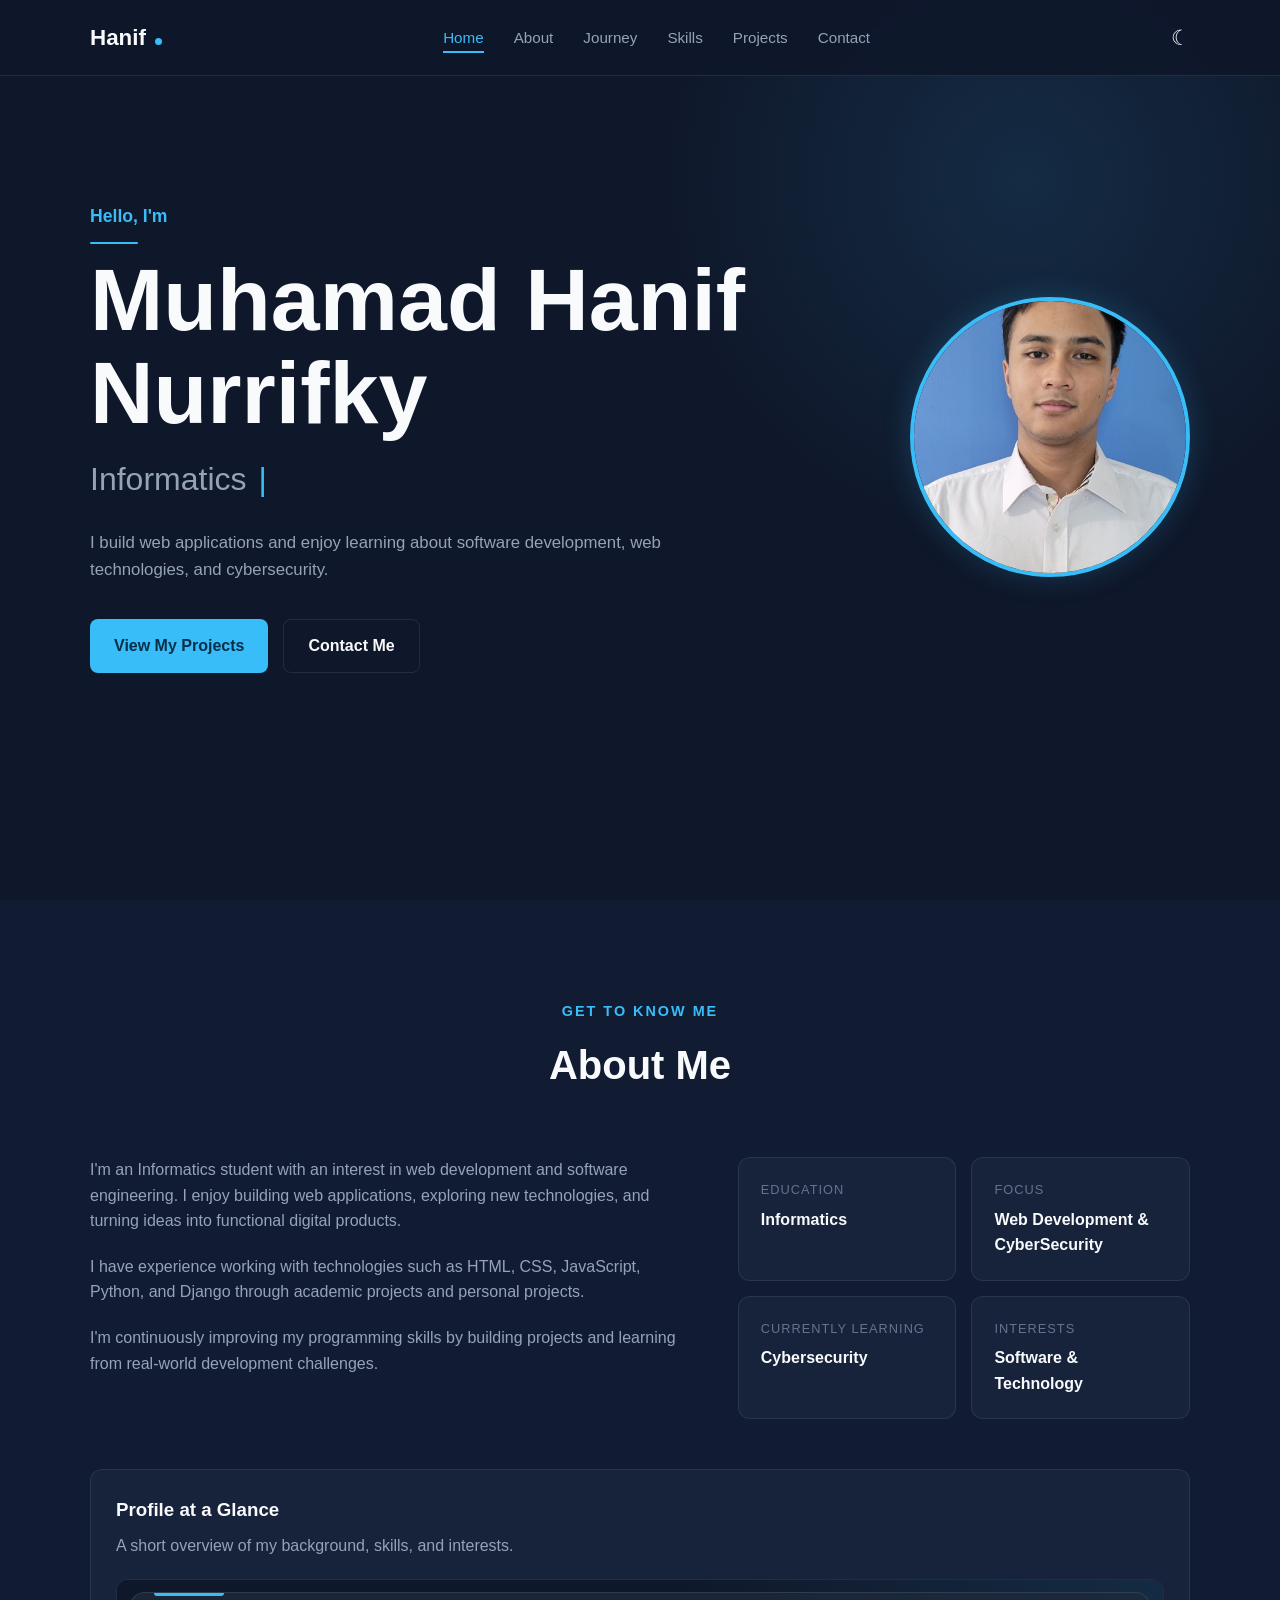
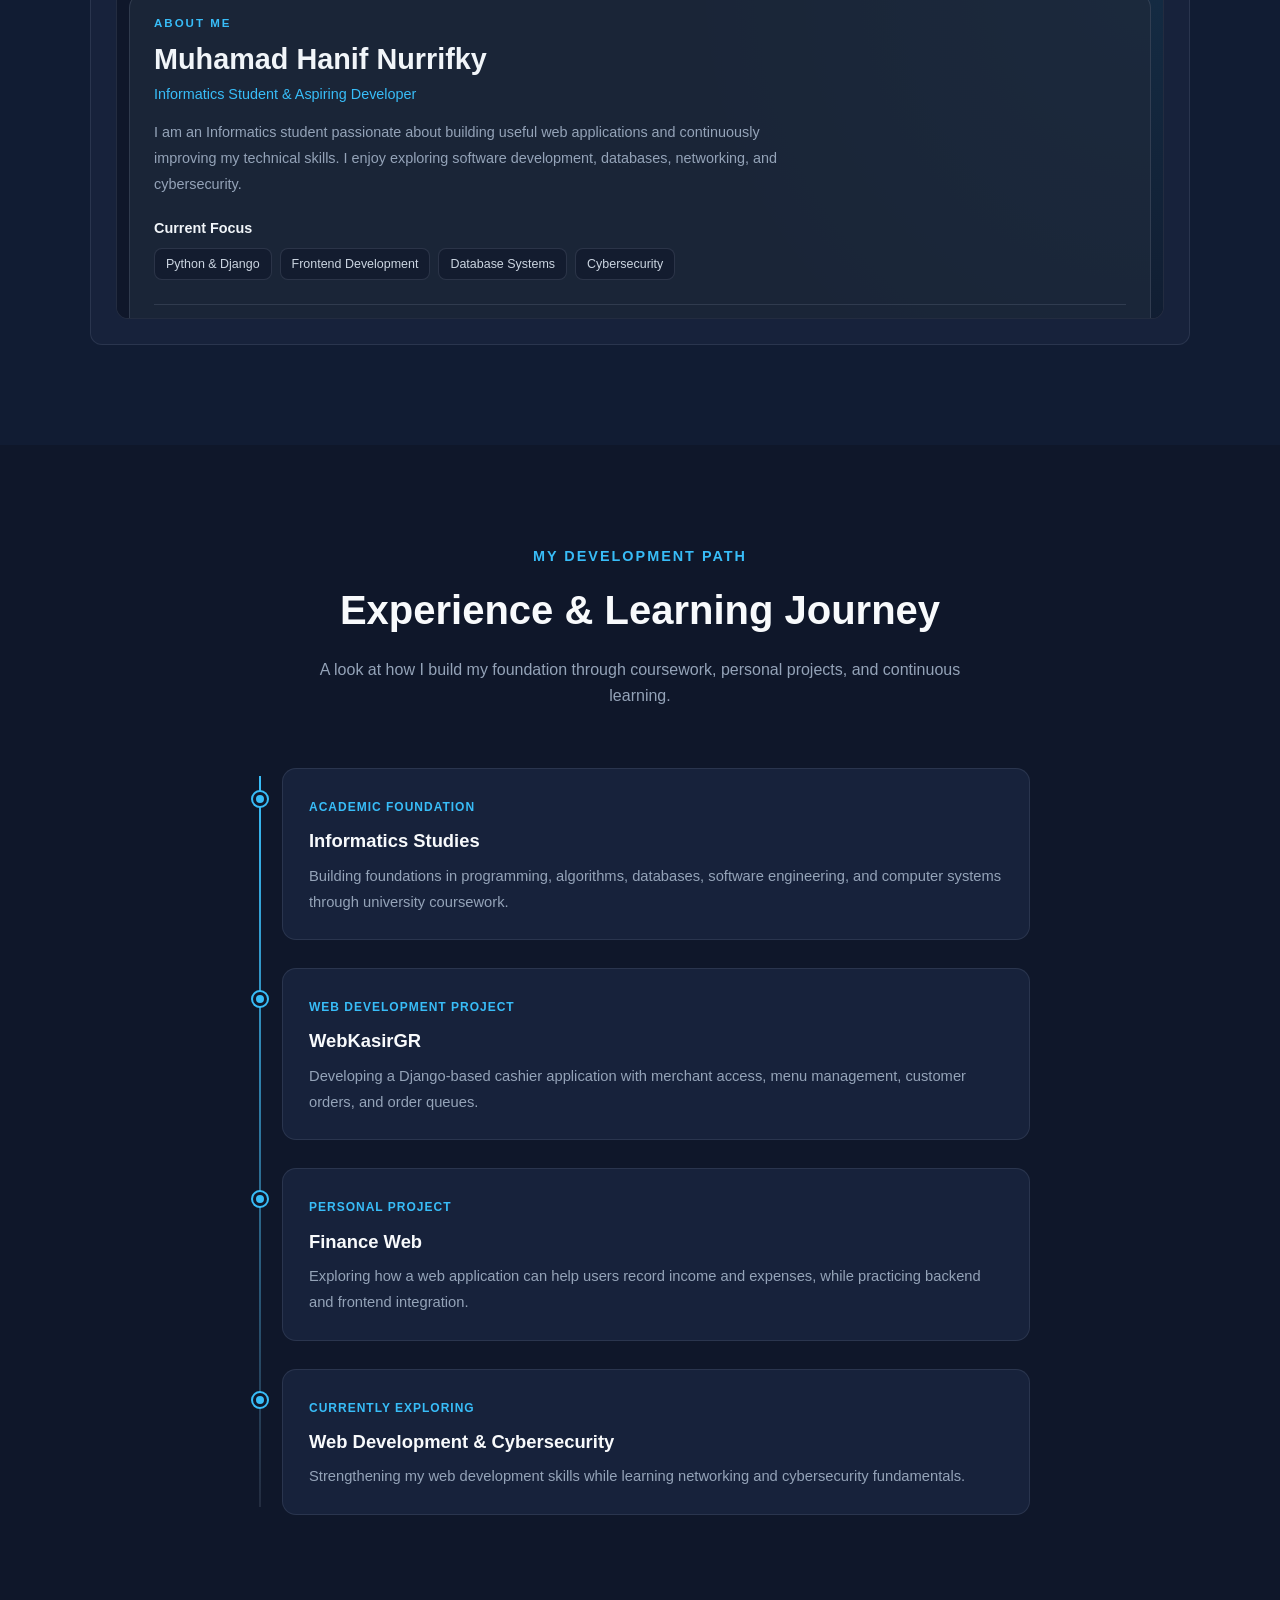
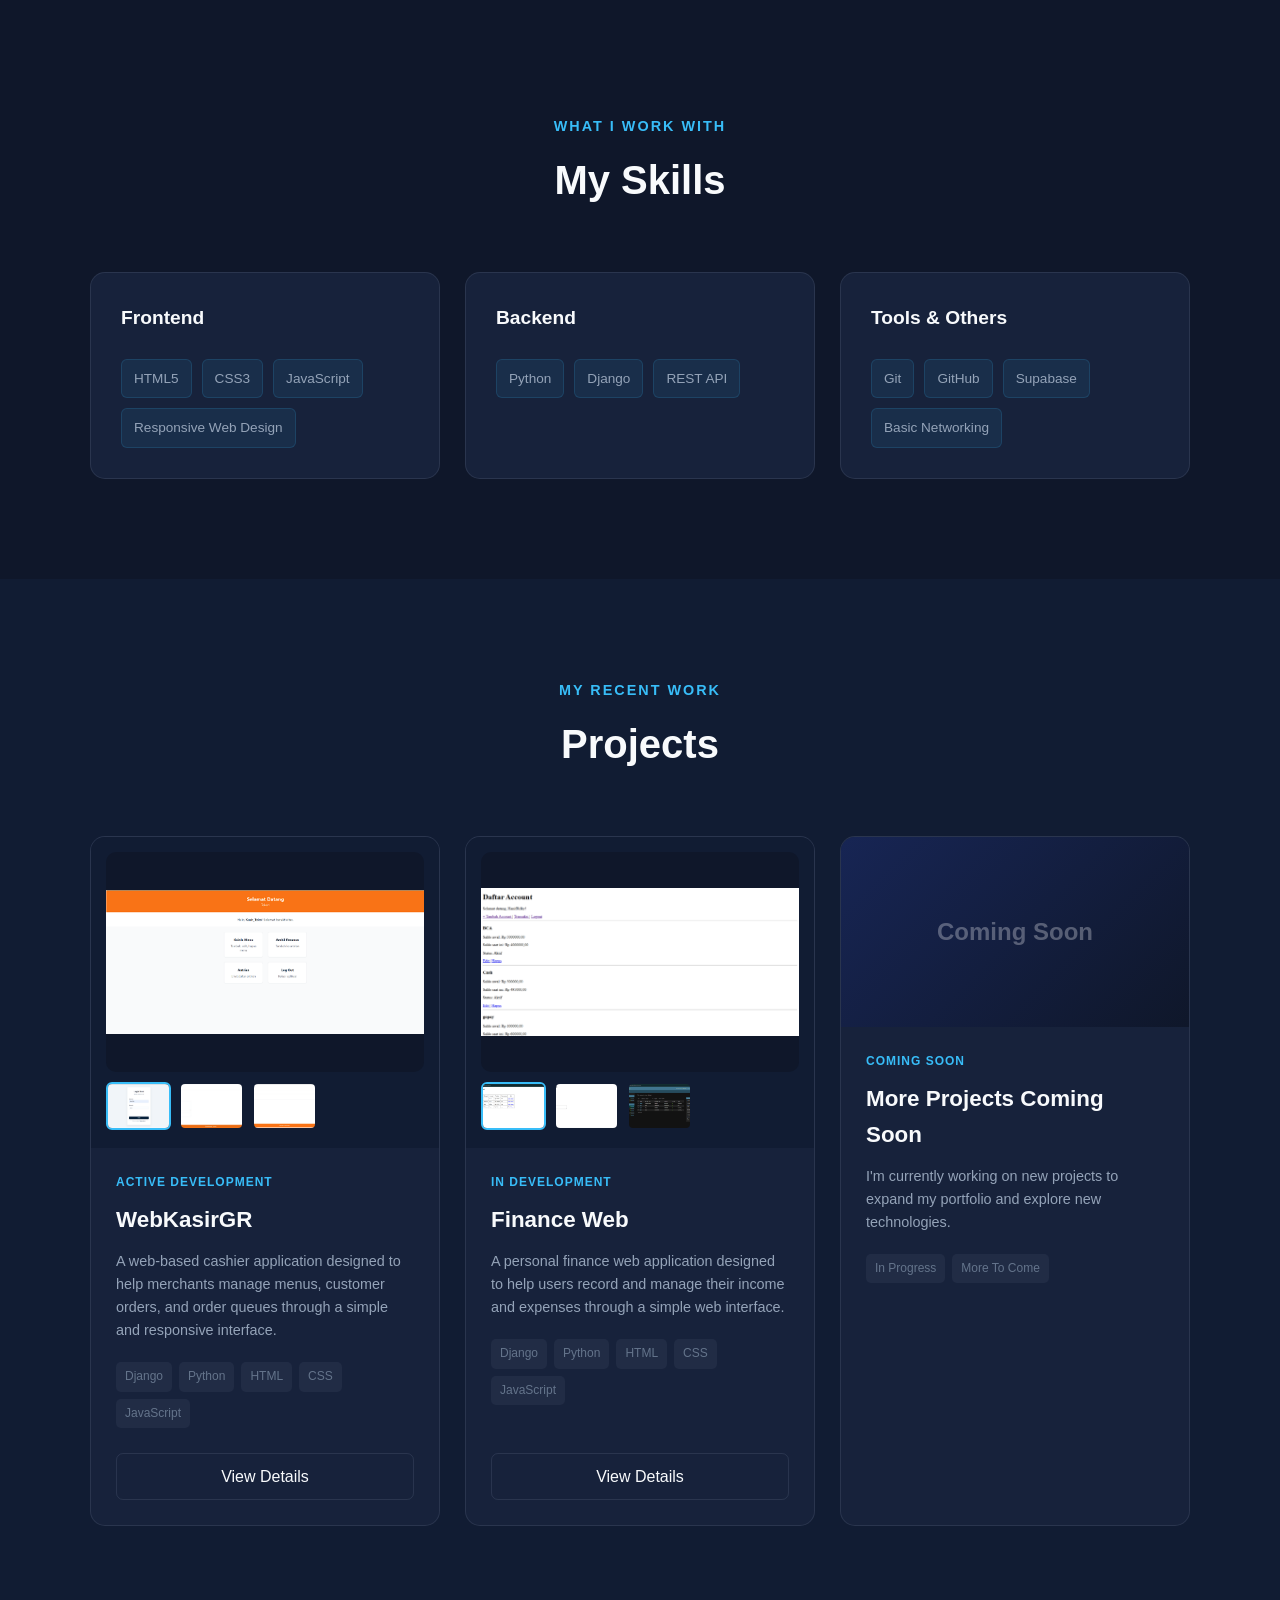
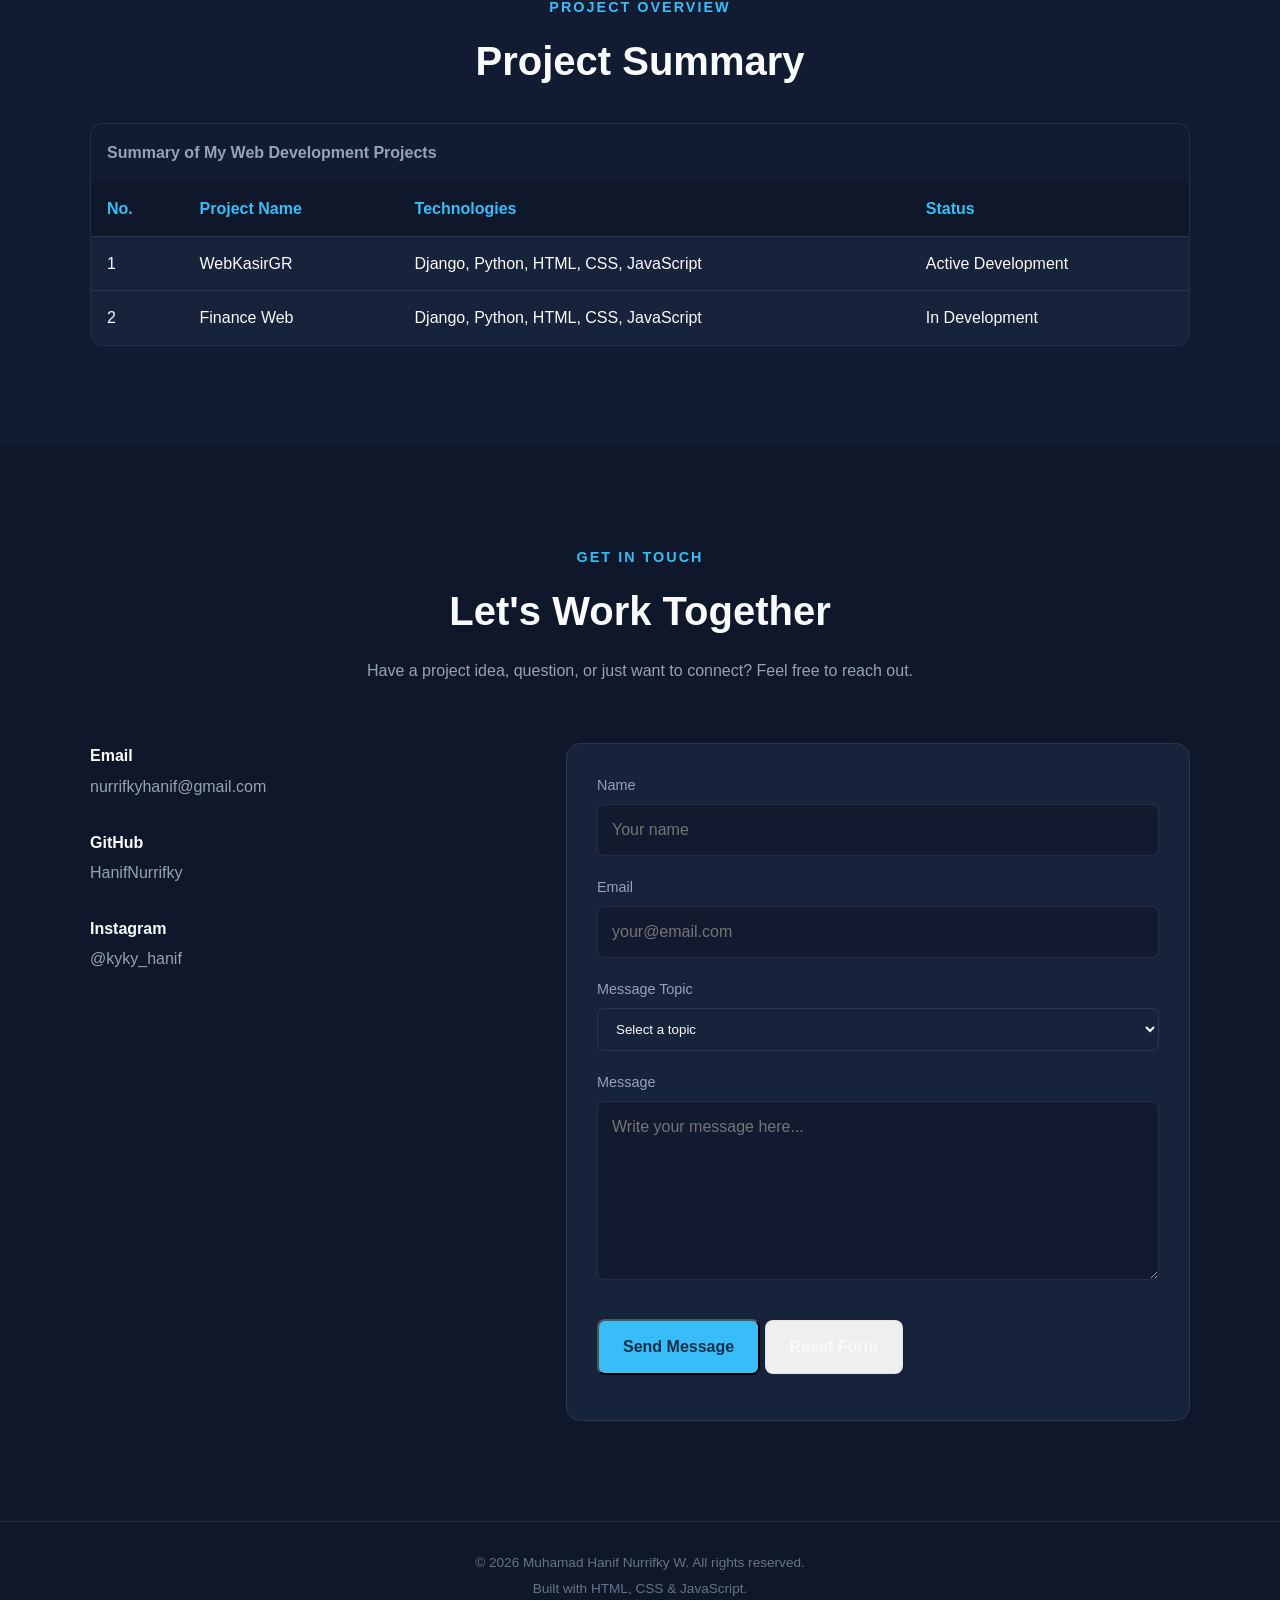
<file: index.html>
<!DOCTYPE html>
<html lang="en">
<head>
    <meta charset="UTF-8">
    <meta name="viewport" content="width=device-width, initial-scale=1.0">

    <meta name="description" content="Muhamad Hanif Nurrifky W - Informatics Student and Web Developer Portfolio">

    <!-- Meta tag untuk informasi penulis dan kata kunci halaman -->
    <meta name="author" content="Nurrifky Hanif">
    <meta name="keywords" content="Nurrifky Hanif, Portfolio, Informatics, Web Development, Django, Python">

    <title>Muhamad Hanif Nurrifky W | IT Student</title>

    <!-- CSS -->
    <link rel="stylesheet" href="css/style.css">
</head>

<body>
    <div class="scroll-progress" id="scroll-progress" aria-hidden="true"></div>

    <!-- ==================== NAVBAR ==================== -->
    <header class="header">
        <nav class="navbar">

            <a href="#home" class="logo">
                Hanif
            </a>

            <button class="menu-toggle" id="menu-toggle" aria-label="Toggle navigation">
                ☰
            </button>

            <ul class="nav-menu" id="nav-menu">
                <li>
                    <a href="#home" class="nav-link">Home</a>
                </li>

                <li>
                    <a href="#about" class="nav-link">About</a>
                </li>

                <li>
                    <a href="#experience" class="nav-link">Journey</a>
                </li>

                <li>
                    <a href="#skills" class="nav-link">Skills</a>
                </li>

                <li>
                    <a href="#projects" class="nav-link">Projects</a>
                </li>

                <li>
                    <a href="#contact" class="nav-link">Contact</a>
                </li>
            </ul>

            <button class="theme-toggle" id="theme-toggle" aria-label="Toggle dark mode">
                ☾
            </button>

        </nav>
    </header>


    <!-- ==================== MAIN CONTENT ==================== -->
    <main>

        <!-- ==================== HOME ==================== -->
        <section id="home" class="hero section">

            <div class="hero-content">

                <div class="hero-text">
                    <p class="hero-greeting">Hello, I'm</p>

                    <h1>Muhamad Hanif Nurrifky</h1>

                    <h2><span id="typing-text">Informatics Student</span><span class="typing-cursor" aria-hidden="true">|</span></h2>

                    <p class="hero-description">
                        I build web applications and enjoy learning about
                        software development, web technologies, and cybersecurity.
                    </p>

                    <div class="hero-buttons">
                        <a href="#projects" class="btn btn-primary">
                            View My Projects
                        </a>

                        <a href="#contact" class="btn btn-secondary">
                            Contact Me
                        </a>
                    </div>
                </div>


                <div class="hero-image">
                    <img
                        src="assets/PhotoProfile.jpg"
                        alt="Muhamad Hanif Nurrifky"
                    >
                </div>

            </div>

        </section>


        <!-- ==================== ABOUT ==================== -->
        <section id="about" class="about section">

            <div class="container">

                <div class="section-heading">
                    <p class="section-label">
                        Get To Know Me
                    </p>

                    <h2>
                        About Me
                    </h2>
                </div>

                <div class="about-content">

                    <div class="about-text">

                        <p>
                            I'm an Informatics student with an interest in
                            web development and software engineering.
                            I enjoy building web applications, exploring
                            new technologies, and turning ideas into
                            functional digital products.
                        </p>

                        <p>
                            I have experience working with technologies
                            such as HTML, CSS, JavaScript, Python, and
                            Django through academic projects and personal
                            projects.
                        </p>

                        <p>
                            I'm continuously improving my programming
                            skills by building projects and learning
                            from real-world development challenges.
                        </p>

                    </div>


                    <div class="about-info">

                        <div class="info-card">
                            <span class="info-title">
                                Education
                            </span>

                            <span class="info-value">
                                Informatics
                            </span>
                        </div>


                        <div class="info-card">
                            <span class="info-title">
                                Focus
                            </span>

                            <span class="info-value">
                                Web Development & CyberSecurity
                            </span>
                        </div>


                        <div class="info-card">
                            <span class="info-title">
                                Currently Learning
                            </span>

                            <span class="info-value">
                                Cybersecurity
                            </span>
                        </div>


                        <div class="info-card">
                            <span class="info-title">
                                Interests
                            </span>

                            <span class="info-value">
                                Software & Technology
                            </span>
                        </div>

                    </div>

                </div>

                                <!-- PROFILE SUMMARY IFRAME -->
                <div class="profile-embed">

                    <h3>Profile at a Glance</h3>

                    <p>
                        A short overview of my background, skills, and interests.
                    </p>

                    <iframe
                        src="profile-summary.html"
                        title="Profile Summary of Muhamad Hanif Nurrifky"
                        loading="lazy">
                    </iframe>

                </div>

            </div>

        </section>


        <!-- ==================== EXPERIENCE & LEARNING JOURNEY ==================== -->
        <section id="experience" class="experience section">
            <div class="container">
                <div class="section-heading reveal">
                    <p class="section-label">My Development Path</p>
                    <h2>Experience & Learning Journey</h2>
                    <p>
                        A look at how I build my foundation through coursework,
                        personal projects, and continuous learning.
                    </p>
                </div>

                <div class="timeline">
                    <article class="timeline-item reveal">
                        <span class="timeline-marker"></span>
                        <div class="timeline-card">
                            <span class="timeline-tag">Academic Foundation</span>
                            <h3>Informatics Studies</h3>
                            <p>
                                Building foundations in programming, algorithms,
                                databases, software engineering, and computer systems
                                through university coursework.
                            </p>
                        </div>
                    </article>

                    <article class="timeline-item reveal">
                        <span class="timeline-marker"></span>
                        <div class="timeline-card">
                            <span class="timeline-tag">Web Development Project</span>
                            <h3>WebKasirGR</h3>
                            <p>
                                Developing a Django-based cashier application with
                                merchant access, menu management, customer orders,
                                and order queues.
                            </p>
                        </div>
                    </article>

                    <article class="timeline-item reveal">
                        <span class="timeline-marker"></span>
                        <div class="timeline-card">
                            <span class="timeline-tag">Personal Project</span>
                            <h3>Finance Web</h3>
                            <p>
                                Exploring how a web application can help users record
                                income and expenses, while practicing backend and
                                frontend integration.
                            </p>
                        </div>
                    </article>

                    <article class="timeline-item reveal">
                        <span class="timeline-marker"></span>
                        <div class="timeline-card">
                            <span class="timeline-tag">Currently Exploring</span>
                            <h3>Web Development & Cybersecurity</h3>
                            <p>
                                Strengthening my web development skills while
                                learning networking and cybersecurity fundamentals.
                            </p>
                        </div>
                    </article>
                </div>
            </div>
        </section>


        <!-- ==================== SKILLS ==================== -->
        <section id="skills" class="skills section">

            <div class="container">

                <div class="section-heading">
                    <p class="section-label">
                        What I Work With
                    </p>

                    <h2>
                        My Skills
                    </h2>
                </div>


                <div class="skills-container">

                    <!-- Frontend -->
                    <div class="skill-category">

                        <h3>
                            Frontend
                        </h3>

                        <div class="skill-list">

                            <span class="skill-item">
                                HTML5
                            </span>

                            <span class="skill-item">
                                CSS3
                            </span>

                            <span class="skill-item">
                                JavaScript
                            </span>

                            <span class="skill-item">
                                Responsive Web Design
                            </span>

                        </div>

                    </div>


                    <!-- Backend -->
                    <div class="skill-category">

                        <h3>
                            Backend
                        </h3>

                        <div class="skill-list">

                            <span class="skill-item">
                                Python
                            </span>

                            <span class="skill-item">
                                Django
                            </span>

                            <span class="skill-item">
                                REST API
                            </span>

                        </div>

                    </div>


                    <!-- Tools -->
                    <div class="skill-category">

                        <h3>
                            Tools & Others
                        </h3>

                        <div class="skill-list">

                            <span class="skill-item">
                                Git
                            </span>

                            <span class="skill-item">
                                GitHub
                            </span>

                            <span class="skill-item">
                                Supabase
                            </span>

                            <span class="skill-item">
                                Basic Networking
                            </span>

                        </div>

                    </div>

                </div>

            </div>

        </section>


        <!-- ==================== PROJECTS ==================== -->
        <section id="projects" class="projects section">

            <div class="container">

                <div class="section-heading">
                    <p class="section-label">
                        My Recent Work
                    </p>

                    <h2>
                        Projects
                    </h2>
                </div>


                <div class="projects-grid">


                    <!-- Project 1 -->
                    <article class="project-card">

                       <div class="project-gallery">

                            <div class="gallery-main">
                                <img
                                    src="assets/WebKasir1.png"
                                    alt="WebKasirGR screenshot"
                                >
                            </div>

                            <div class="gallery-thumbnails">

                                <button
                                    class="gallery-thumb active"
                                    data-image="assets/WebKasir2.png"
                                    data-alt="WebKasirGR screenshot 1"
                                >
                                    <img
                                        src="assets/WebKasir2.png"
                                        alt="WebKasirGR screenshot 2"
                                    >
                                </button>

                                <button
                                    class="gallery-thumb"
                                    data-image="assets/WebKasir3.png"
                                    data-alt="WebKasirGR screenshot 2"
                                >
                                    <img
                                        src="assets/WebKasir3.png"
                                        alt="WebKasirGR screenshot 2"
                                    >
                                </button>

                                <button
                                    class="gallery-thumb"
                                    data-image="assets/WebKasir4.png"
                                    data-alt="WebKasirGR screenshot 3"
                                >
                                    <img
                                        src="assets/WebKasir4.png"
                                        alt="WebKasirGR screenshot 3"
                                    >
                                </button>


                            </div>

                        </div>

                        <div class="project-content">

                            <span class="project-status">
                                Active Development
                            </span>

                            <h3>
                                WebKasirGR
                            </h3>

                            <p>
                                A web-based cashier application designed
                                to help merchants manage menus, customer
                                orders, and order queues through a simple
                                and responsive interface.
                            </p>

                            <div class="project-tech">

                                <span>Django</span>
                                <span>Python</span>
                                <span>HTML</span>
                                <span>CSS</span>
                                <span>JavaScript</span>

                            </div>

                            <button
                                class="project-button"
                                data-project="webkasir">
                                View Details
                            </button>

                        </div>

                    </article>


                    <!-- Project 2 -->
                    <article class="project-card">

                        <div class="project-gallery">

                            <div class="gallery-main">
                                <img
                                    src="assets/Finance1.png"
                                    alt="Finance Web screenshot"
                                >
                            </div>

                            <div class="gallery-thumbnails">

                                <button
                                    class="gallery-thumb active"
                                    data-image="assets/Finance2.png"
                                    data-alt="Finance Web screenshot 1"
                                >
                                    <img
                                        src="assets/Finance2.png"
                                        alt="Finance Web screenshot 1"
                                    >
                                </button>

                                <button
                                    class="gallery-thumb"
                                    data-image="assets/Finance3.png"
                                    data-alt="Finance Web screenshot 2"
                                >
                                    <img
                                        src="assets/Finance3.png"
                                        alt="Finance Web screenshot 2"
                                    >
                                </button>

                                <button
                                    class="gallery-thumb"
                                    data-image="assets/Finance4.png"
                                    data-alt="Finance Web screenshot 3"
                                >
                                    <img
                                        src="assets/Finance4.png"
                                        alt="Finance Web screenshot 3"
                                    >
                                </button>

                            </div>

                        </div>

                        <div class="project-content">

                            <span class="project-status">
                                In Development
                            </span>

                            <h3>
                                Finance Web
                            </h3>

                            <p>
                                A personal finance web application
                                designed to help users record and manage
                                their income and expenses through a
                                simple web interface.
                            </p>

                            <div class="project-tech">

                                <span>Django</span>
                                <span>Python</span>
                                <span>HTML</span>
                                <span>CSS</span>
                                <span>JavaScript</span>

                            </div>

                            <button
                                class="project-button"
                                data-project="finance">
                                View Details
                            </button>

                        </div>

                    </article>


                   <article class="project-card coming-soon-card">
                        <div class="project-image">
                            <div class="project-placeholder">Coming Soon</div>
                        </div>

                        <div class="project-content">
                            <span class="project-status">Coming Soon</span>

                            <h3>More Projects Coming Soon</h3>

                            <p>
                                I'm currently working on new projects to expand my portfolio
                                and explore new technologies.
                            </p>

                            <div class="project-tech">
                                <span>In Progress</span>
                                <span>More To Come</span>
                            </div>
                        </div>
                    </article>

                </div>

                                <!-- PROJECT SUMMARY TABLE -->
                <div class="project-summary">

                    <div class="section-heading">
                        <p class="section-label">Project Overview</p>
                        <h2>Project Summary</h2>
                    </div>

                    <div class="table-wrapper">
                        <table class="project-table">
                            <caption>Summary of My Web Development Projects</caption>

                            <thead>
                                <tr>
                                    <th scope="col">No.</th>
                                    <th scope="col">Project Name</th>
                                    <th scope="col">Technologies</th>
                                    <th scope="col">Status</th>
                                </tr>
                            </thead>

                            <tbody>
                                <tr>
                                    <td>1</td>
                                    <td>WebKasirGR</td>
                                    <td>Django, Python, HTML, CSS, JavaScript</td>
                                    <td>Active Development</td>
                                </tr>

                                <tr>
                                    <td>2</td>
                                    <td>Finance Web</td>
                                    <td>Django, Python, HTML, CSS, JavaScript</td>
                                    <td>In Development</td>
                                </tr>
                            </tbody>
                        </table>
                    </div>

                </div>

            </div>

        </section>


        <!-- ==================== CONTACT ==================== -->
        <section id="contact" class="contact section">

            <div class="container">

                <div class="section-heading">
                    <p class="section-label">
                        Get In Touch
                    </p>

                    <h2>
                        Let's Work Together
                    </h2>

                    <p>
                        Have a project idea, question, or just want
                        to connect? Feel free to reach out.
                    </p>
                </div>


                <div class="contact-content">

                    <!-- Contact Information -->
                    <div class="contact-info">

                        <div class="contact-item">

                            <h3>
                                Email
                            </h3>

                            <a href="mailto:nurrifkyhanif@gmail.com">
                                nurrifkyhanif@gmail.com
                            </a>

                        </div>


                        <div class="contact-item">

                            <h3>
                                GitHub
                            </h3>

                            <a
                                href="https://github.com/HanifNurrifky?tab=repositories"
                                target="_blank"
                                rel="noopener noreferrer">
                                HanifNurrifky
                            </a>

                        </div>


                        <div class="contact-item">

                            <h3>
                                Instagram
                            </h3>

                            <a
                                href="https://www.instagram.com/kyky_hanif/"
                                target="_blank"
                                rel="noopener noreferrer">
                                @kyky_hanif
                            </a>

                        </div>

                    </div>


                    <!-- Contact Form -->
                    <form class="contact-form" id="contact-form">

                        <div class="form-group">

                            <label for="name">
                                Name
                            </label>

                            <input
                                type="text"
                                id="name"
                                name="name"
                                placeholder="Your name"
                                required>

                        </div>


                        <div class="form-group">

                            <label for="email">
                                Email
                            </label>

                            <input
                                type="email"
                                id="email"
                                name="email"
                                placeholder="your@email.com"
                                required>

                        </div>

                        <div class="form-group">

                            <label for="topic">Message Topic</label>

                            <select id="topic" name="topic" required>
                                <option value="">Select a topic</option>
                                <option value="project">Project Collaboration</option>
                                <option value="web-development">Web Development</option>
                                <option value="question">General Question</option>
                                <option value="other">Other</option>
                            </select>

                        </div>


                        <div class="form-group">

                            <label for="message">
                                Message
                            </label>

                            <textarea
                                id="message"
                                name="message"
                                rows="6"
                                placeholder="Write your message here..."
                                required></textarea>

                        </div>


                        <button
                            type="submit"
                            class="btn btn-primary">
                            Send Message
                        </button>

                        <button type="reset" class="btn btn-secondary">
                            Reset Form
                        </button>

                        <p
                            class="form-message"
                            id="form-message">
                        </p>

                    </form>

                </div>

            </div>

        </section>

    </main>


    <button class="back-to-top" id="back-to-top" aria-label="Back to top" title="Back to top">
        ↑
    </button>

    <!-- ==================== FOOTER ==================== -->
    <footer class="footer">

        <div class="container">

            <p>
                &copy; 2026 Muhamad Hanif Nurrifky W. All rights reserved.
            </p>

            <p>
                Built with HTML, CSS & JavaScript.
            </p>

        </div>

    </footer>


    <!-- ==================== PROJECT MODAL ==================== -->

    <div
        class="modal"
        id="project-modal"
        aria-hidden="true">

        <div class="modal-content">

            <button
                class="modal-close"
                id="modal-close"
                aria-label="Close modal">
                &times;
            </button>

            <h2 id="modal-title">
                Project Title
            </h2>

            <p id="modal-description">
                Project description.
            </p>

            <div id="modal-features">

            </div>

            <div
                class="modal-tech"
                id="modal-tech">
            </div>

            <div
                class="modal-links"
                id="modal-links">
            </div>

        </div>

    </div>


    <!-- JavaScript -->
    <script src="js/script.js"></script>

</body>
</html>
</file>
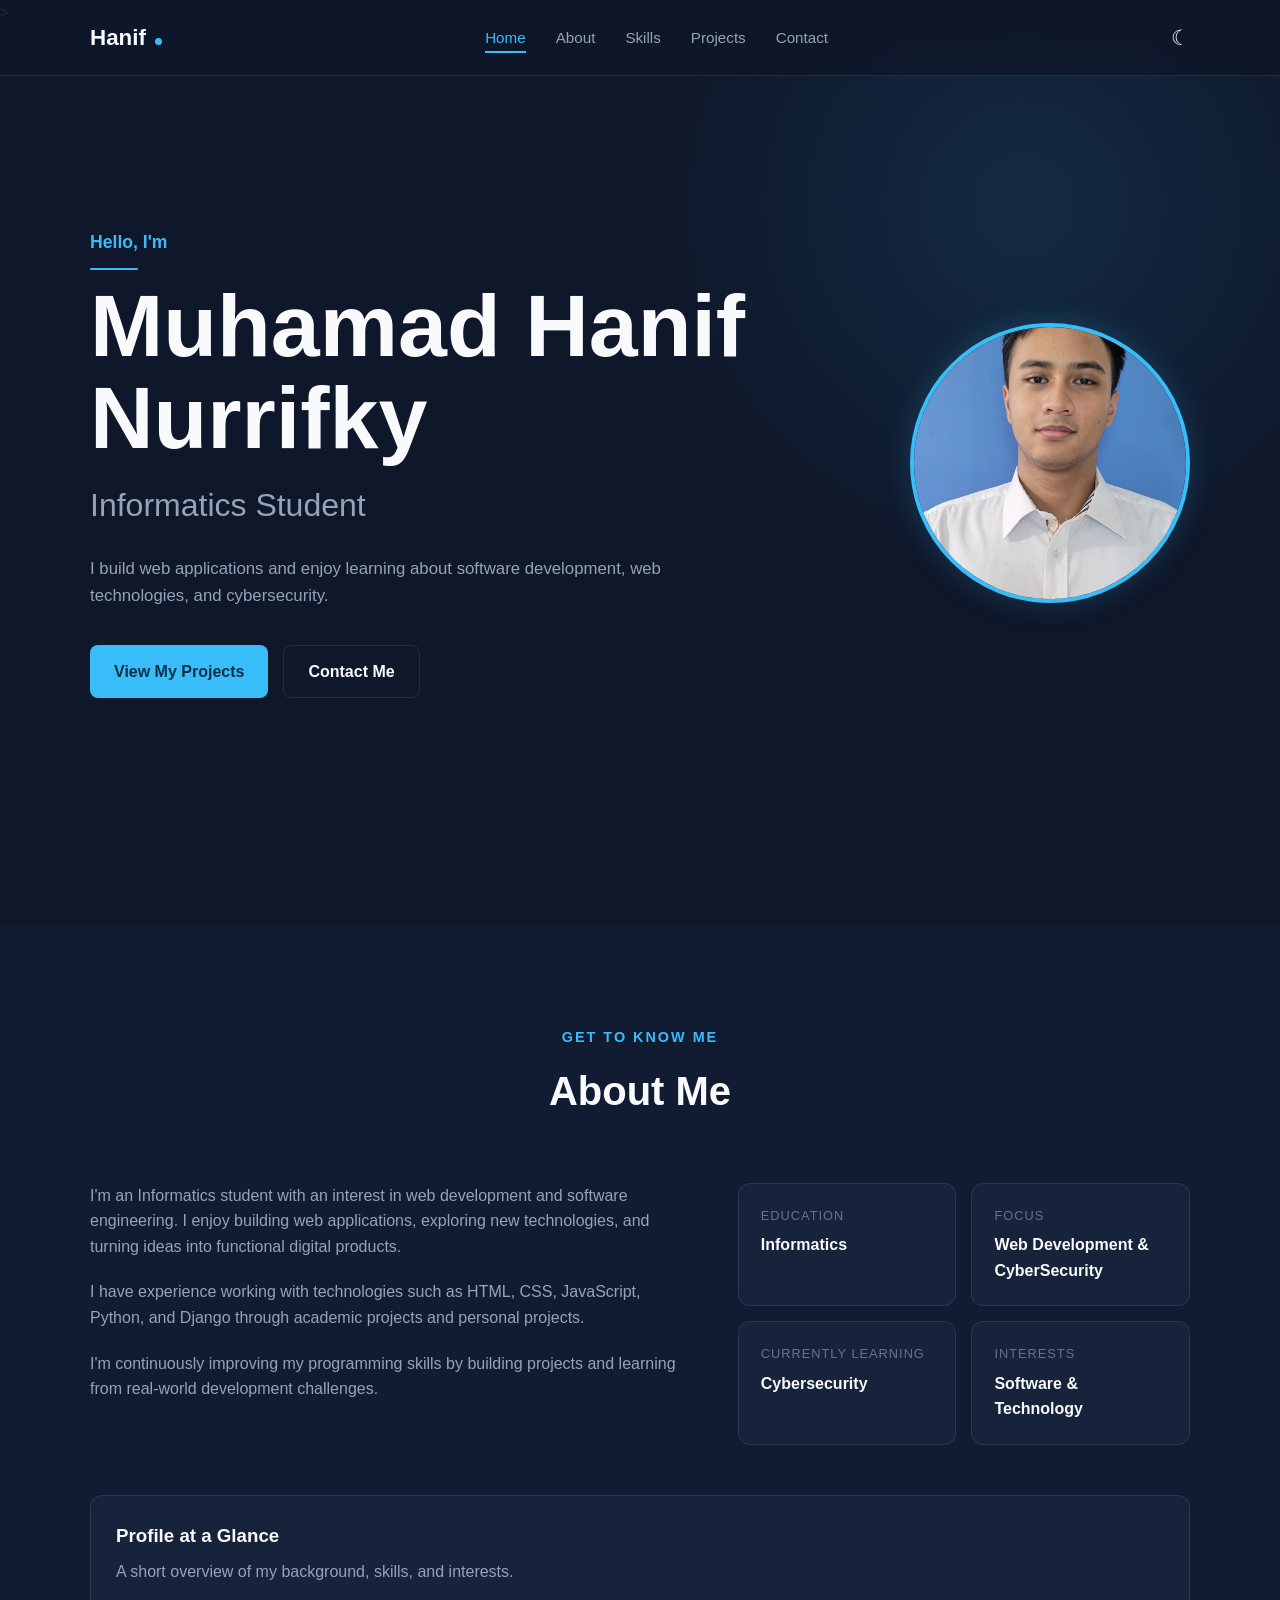
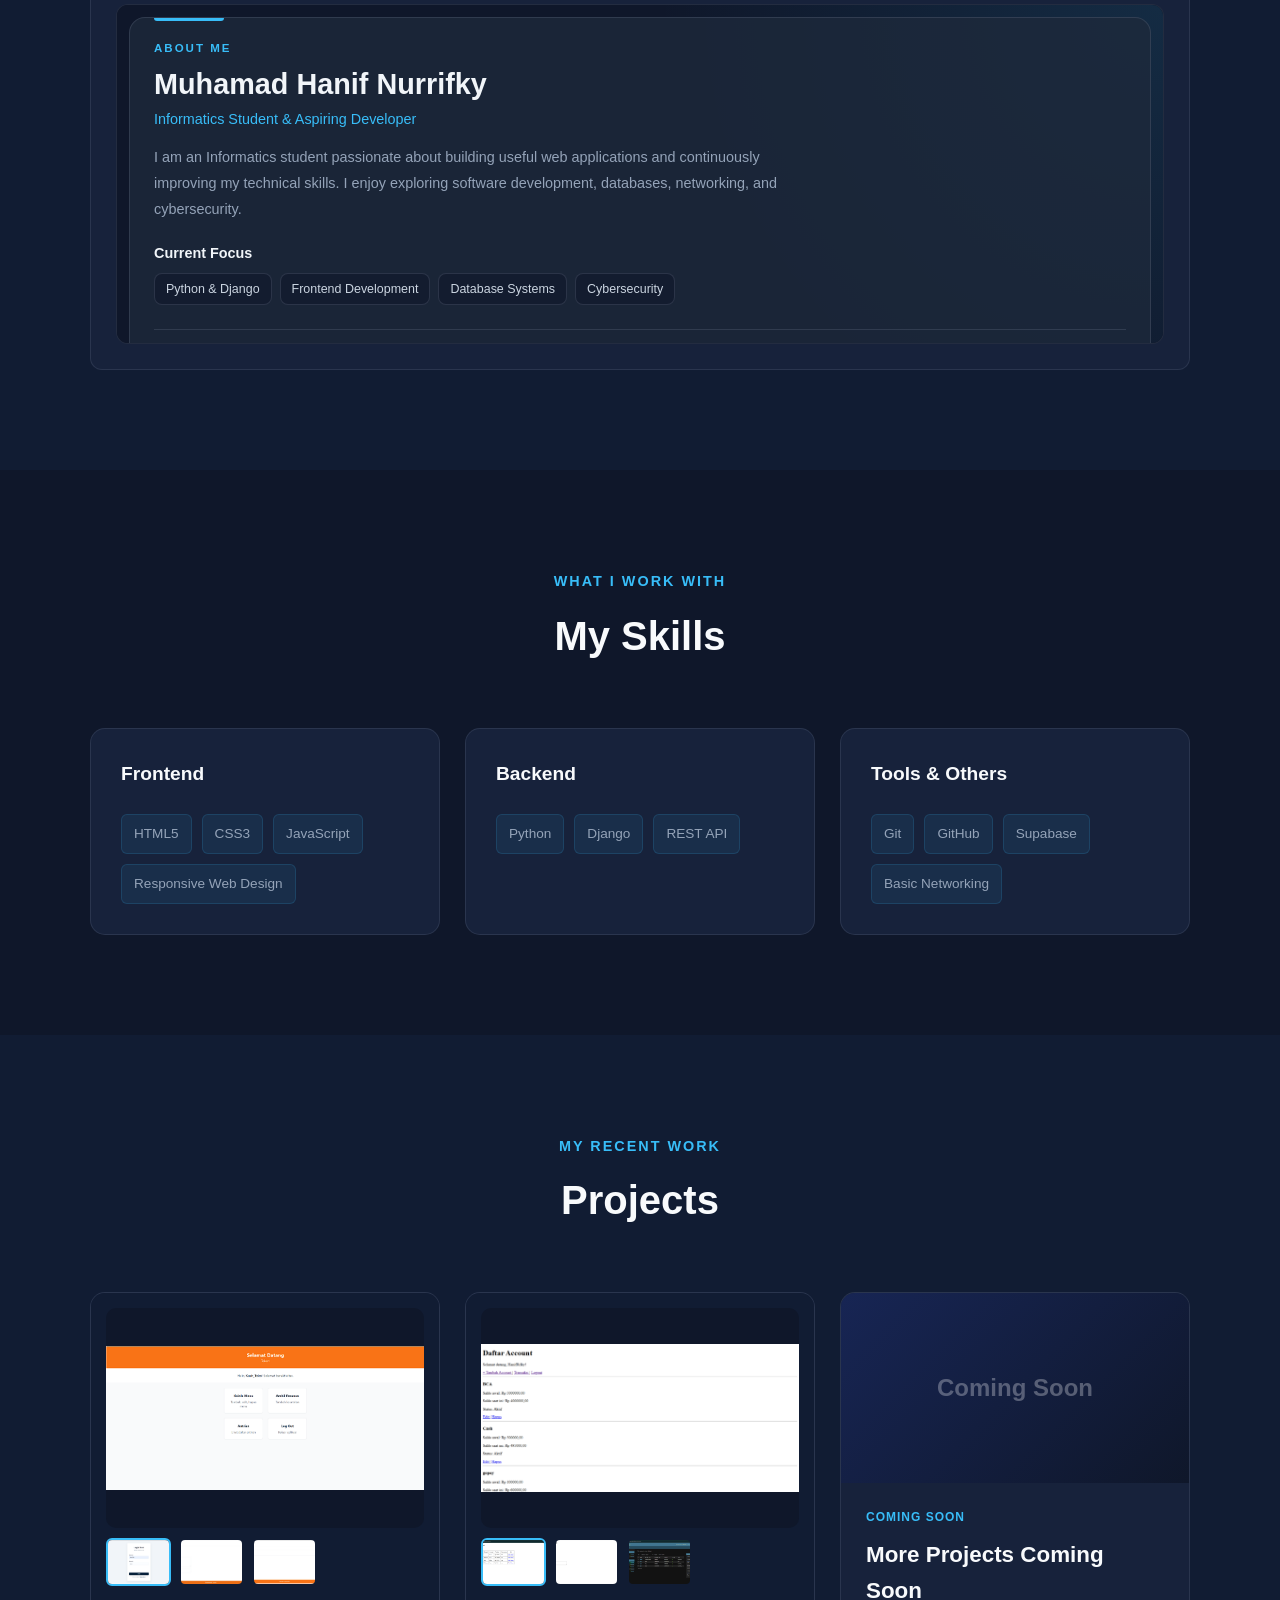
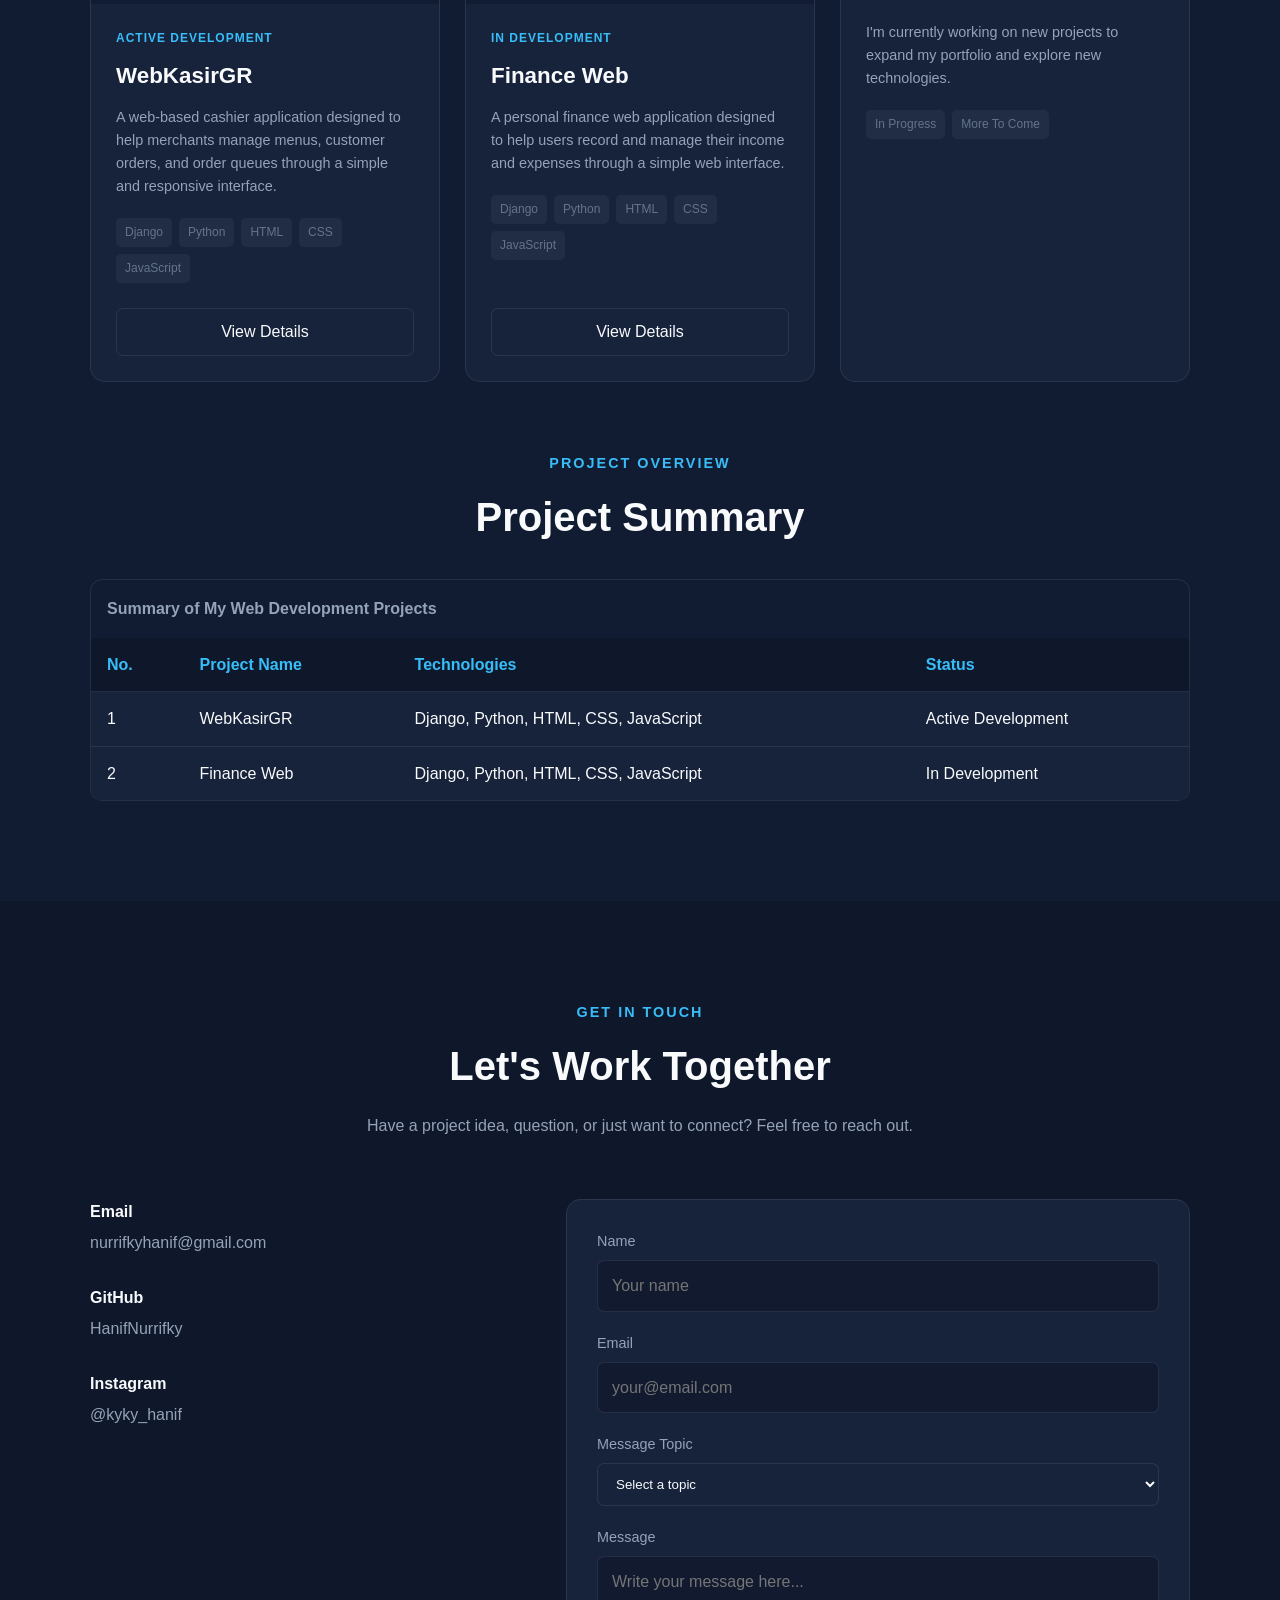
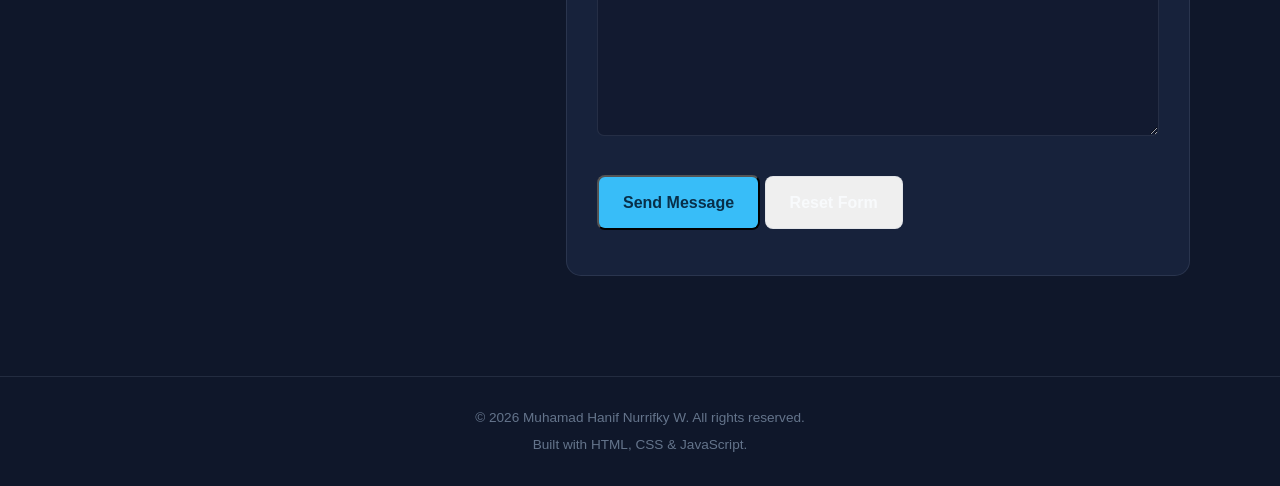
<file: backup.html>
<!DOCTYPE html>
<html lang="en">
<head>
    <meta charset="UTF-8">
    <meta name="viewport" content="width=device-width, initial-scale=1.0">

    <meta name="description" content="Muhamad Hanif Nurrifky W - Informatics Student and Web Developer Portfolio">

    <!--Meta tag untuk informasi penulis dan kata kunci halaman-->>
    <meta name="author" content="Nurrifky Hanif">
    <meta name="keywords" content="Nurrifky Hanif, Portfolio, Informatics, Web Development, Django, Python">

    <title>Muhamad Hanif Nurrifky W | IT Student</title>

    <!-- CSS -->
    <link rel="stylesheet" href="css/style.css">
</head>

<body>

    <!-- ==================== NAVBAR ==================== -->
    <header class="header">
        <nav class="navbar">

            <a href="#home" class="logo">
                Hanif
            </a>

            <button class="menu-toggle" id="menu-toggle" aria-label="Toggle navigation">
                ☰
            </button>

            <ul class="nav-menu" id="nav-menu">
                <li>
                    <a href="#home" class="nav-link">Home</a>
                </li>

                <li>
                    <a href="#about" class="nav-link">About</a>
                </li>

                <li>
                    <a href="#skills" class="nav-link">Skills</a>
                </li>

                <li>
                    <a href="#projects" class="nav-link">Projects</a>
                </li>

                <li>
                    <a href="#contact" class="nav-link">Contact</a>
                </li>
            </ul>

            <button class="theme-toggle" id="theme-toggle" aria-label="Toggle dark mode">
                ☾
            </button>

        </nav>
    </header>


    <!-- ==================== MAIN CONTENT ==================== -->
    <main>

        <!-- ==================== HOME ==================== -->
        <section id="home" class="hero section">

            <div class="hero-content">

                <div class="hero-text">
                    <p class="hero-greeting">Hello, I'm</p>

                    <h1>Muhamad Hanif Nurrifky</h1>

                    <h2>Informatics Student</h2>

                    <p class="hero-description">
                        I build web applications and enjoy learning about
                        software development, web technologies, and cybersecurity.
                    </p>

                    <div class="hero-buttons">
                        <a href="#projects" class="btn btn-primary">
                            View My Projects
                        </a>

                        <a href="#contact" class="btn btn-secondary">
                            Contact Me
                        </a>
                    </div>
                </div>


                <div class="hero-image">
                    <img
                        src="assets/PhotoProfile.jpg"
                        alt="Muhamad Hanif Nurrifky"
                    >
                </div>

            </div>

        </section>


        <!-- ==================== ABOUT ==================== -->
        <section id="about" class="about section">

            <div class="container">

                <div class="section-heading">
                    <p class="section-label">
                        Get To Know Me
                    </p>

                    <h2>
                        About Me
                    </h2>
                </div>

                <div class="about-content">

                    <div class="about-text">

                        <p>
                            I'm an Informatics student with an interest in
                            web development and software engineering.
                            I enjoy building web applications, exploring
                            new technologies, and turning ideas into
                            functional digital products.
                        </p>

                        <p>
                            I have experience working with technologies
                            such as HTML, CSS, JavaScript, Python, and
                            Django through academic projects and personal
                            projects.
                        </p>

                        <p>
                            I'm continuously improving my programming
                            skills by building projects and learning
                            from real-world development challenges.
                        </p>

                    </div>


                    <div class="about-info">

                        <div class="info-card">
                            <span class="info-title">
                                Education
                            </span>

                            <span class="info-value">
                                Informatics
                            </span>
                        </div>


                        <div class="info-card">
                            <span class="info-title">
                                Focus
                            </span>

                            <span class="info-value">
                                Web Development & CyberSecurity
                            </span>
                        </div>


                        <div class="info-card">
                            <span class="info-title">
                                Currently Learning
                            </span>

                            <span class="info-value">
                                Cybersecurity
                            </span>
                        </div>


                        <div class="info-card">
                            <span class="info-title">
                                Interests
                            </span>

                            <span class="info-value">
                                Software & Technology
                            </span>
                        </div>

                    </div>

                </div>

                                <!-- PROFILE SUMMARY IFRAME -->
                <div class="profile-embed">

                    <h3>Profile at a Glance</h3>

                    <p>
                        A short overview of my background, skills, and interests.
                    </p>

                    <iframe
                        src="profile-summary.html"
                        title="Profile Summary of Muhamad Hanif Nurrifky"
                        loading="lazy">
                    </iframe>

                </div>

            </div>

        </section>


        <!-- ==================== SKILLS ==================== -->
        <section id="skills" class="skills section">

            <div class="container">

                <div class="section-heading">
                    <p class="section-label">
                        What I Work With
                    </p>

                    <h2>
                        My Skills
                    </h2>
                </div>


                <div class="skills-container">

                    <!-- Frontend -->
                    <div class="skill-category">

                        <h3>
                            Frontend
                        </h3>

                        <div class="skill-list">

                            <span class="skill-item">
                                HTML5
                            </span>

                            <span class="skill-item">
                                CSS3
                            </span>

                            <span class="skill-item">
                                JavaScript
                            </span>

                            <span class="skill-item">
                                Responsive Web Design
                            </span>

                        </div>

                    </div>


                    <!-- Backend -->
                    <div class="skill-category">

                        <h3>
                            Backend
                        </h3>

                        <div class="skill-list">

                            <span class="skill-item">
                                Python
                            </span>

                            <span class="skill-item">
                                Django
                            </span>

                            <span class="skill-item">
                                REST API
                            </span>

                        </div>

                    </div>


                    <!-- Tools -->
                    <div class="skill-category">

                        <h3>
                            Tools & Others
                        </h3>

                        <div class="skill-list">

                            <span class="skill-item">
                                Git
                            </span>

                            <span class="skill-item">
                                GitHub
                            </span>

                            <span class="skill-item">
                                Supabase
                            </span>

                            <span class="skill-item">
                                Basic Networking
                            </span>

                        </div>

                    </div>

                </div>

            </div>

        </section>


        <!-- ==================== PROJECTS ==================== -->
        <section id="projects" class="projects section">

            <div class="container">

                <div class="section-heading">
                    <p class="section-label">
                        My Recent Work
                    </p>

                    <h2>
                        Projects
                    </h2>
                </div>


                <div class="projects-grid">


                    <!-- Project 1 -->
                    <article class="project-card">

                       <div class="project-gallery">

                            <div class="gallery-main">
                                <img
                                    src="assets/WebKasir1.png"
                                    alt="WebKasirGR screenshot"
                                >
                            </div>

                            <div class="gallery-thumbnails">

                                <button
                                    class="gallery-thumb active"
                                    data-image="assets/WebKasir2.png"
                                    data-alt="WebKasirGR screenshot 1"
                                >
                                    <img
                                        src="assets/WebKasir2.png"
                                        alt="WebKasirGR screenshot 2"
                                    >
                                </button>

                                <button
                                    class="gallery-thumb"
                                    data-image="assets/WebKasir3.png"
                                    data-alt="WebKasirGR screenshot 2"
                                >
                                    <img
                                        src="assets/WebKasir3.png"
                                        alt="WebKasirGR screenshot 2"
                                    >
                                </button>

                                <button
                                    class="gallery-thumb"
                                    data-image="assets/WebKasir4.png"
                                    data-alt="WebKasirGR screenshot 3"
                                >
                                    <img
                                        src="assets/WebKasir4.png"
                                        alt="WebKasirGR screenshot 3"
                                    >
                                </button>


                            </div>

                        </div>

                        <div class="project-content">

                            <span class="project-status">
                                Active Development
                            </span>

                            <h3>
                                WebKasirGR
                            </h3>

                            <p>
                                A web-based cashier application designed
                                to help merchants manage menus, customer
                                orders, and order queues through a simple
                                and responsive interface.
                            </p>

                            <div class="project-tech">

                                <span>Django</span>
                                <span>Python</span>
                                <span>HTML</span>
                                <span>CSS</span>
                                <span>JavaScript</span>

                            </div>

                            <button
                                class="project-button"
                                data-project="webkasir">
                                View Details
                            </button>

                        </div>

                    </article>


                    <!-- Project 2 -->
                    <article class="project-card">

                        <div class="project-gallery">

                            <div class="gallery-main">
                                <img
                                    src="assets/Finance1.png"
                                    alt="Finance Web screenshot"
                                >
                            </div>

                            <div class="gallery-thumbnails">

                                <button
                                    class="gallery-thumb active"
                                    data-image="assets/Finance2.png"
                                    data-alt="Finance Web screenshot 1"
                                >
                                    <img
                                        src="assets/Finance2.png"
                                        alt="Finance Web screenshot 1"
                                    >
                                </button>

                                <button
                                    class="gallery-thumb"
                                    data-image="assets/Finance3.png"
                                    data-alt="Finance Web screenshot 2"
                                >
                                    <img
                                        src="assets/Finance3.png"
                                        alt="Finance Web screenshot 2"
                                    >
                                </button>

                                <button
                                    class="gallery-thumb"
                                    data-image="assets/Finance4.png"
                                    data-alt="Finance Web screenshot 3"
                                >
                                    <img
                                        src="assets/Finance4.png"
                                        alt="Finance Web screenshot 3"
                                    >
                                </button>

                            </div>

                        </div>

                        <div class="project-content">

                            <span class="project-status">
                                In Development
                            </span>

                            <h3>
                                Finance Web
                            </h3>

                            <p>
                                A personal finance web application
                                designed to help users record and manage
                                their income and expenses through a
                                simple web interface.
                            </p>

                            <div class="project-tech">

                                <span>Django</span>
                                <span>Python</span>
                                <span>HTML</span>
                                <span>CSS</span>
                                <span>JavaScript</span>

                            </div>

                            <button
                                class="project-button"
                                data-project="finance">
                                View Details
                            </button>

                        </div>

                    </article>


                   <article class="project-card coming-soon-card">
                        <div class="project-image">
                            <div class="project-placeholder">Coming Soon</div>
                        </div>

                        <div class="project-content">
                            <span class="project-status">Coming Soon</span>

                            <h3>More Projects Coming Soon</h3>

                            <p>
                                I'm currently working on new projects to expand my portfolio
                                and explore new technologies.
                            </p>

                            <div class="project-tech">
                                <span>In Progress</span>
                                <span>More To Come</span>
                            </div>
                        </div>
                    </article>

                </div>

                                <!-- PROJECT SUMMARY TABLE -->
                <div class="project-summary">

                    <div class="section-heading">
                        <p class="section-label">Project Overview</p>
                        <h2>Project Summary</h2>
                    </div>

                    <div class="table-wrapper">
                        <table class="project-table">
                            <caption>Summary of My Web Development Projects</caption>

                            <thead>
                                <tr>
                                    <th scope="col">No.</th>
                                    <th scope="col">Project Name</th>
                                    <th scope="col">Technologies</th>
                                    <th scope="col">Status</th>
                                </tr>
                            </thead>

                            <tbody>
                                <tr>
                                    <td>1</td>
                                    <td>WebKasirGR</td>
                                    <td>Django, Python, HTML, CSS, JavaScript</td>
                                    <td>Active Development</td>
                                </tr>

                                <tr>
                                    <td>2</td>
                                    <td>Finance Web</td>
                                    <td>Django, Python, HTML, CSS, JavaScript</td>
                                    <td>In Development</td>
                                </tr>
                            </tbody>
                        </table>
                    </div>

                </div>

            </div>

        </section>


        <!-- ==================== CONTACT ==================== -->
        <section id="contact" class="contact section">

            <div class="container">

                <div class="section-heading">
                    <p class="section-label">
                        Get In Touch
                    </p>

                    <h2>
                        Let's Work Together
                    </h2>

                    <p>
                        Have a project idea, question, or just want
                        to connect? Feel free to reach out.
                    </p>
                </div>


                <div class="contact-content">

                    <!-- Contact Information -->
                    <div class="contact-info">

                        <div class="contact-item">

                            <h3>
                                Email
                            </h3>

                            <a href="mailto:nurrifkyhanif@gmail.com">
                                nurrifkyhanif@gmail.com
                            </a>

                        </div>


                        <div class="contact-item">

                            <h3>
                                GitHub
                            </h3>

                            <a
                                href="https://github.com/HanifNurrifky?tab=repositories"
                                target="_blank"
                                rel="noopener noreferrer">
                                HanifNurrifky
                            </a>

                        </div>


                        <div class="contact-item">

                            <h3>
                                Instagram
                            </h3>

                            <a
                                href="https://www.instagram.com/kyky_hanif/"
                                target="_blank"
                                rel="noopener noreferrer">
                                @kyky_hanif
                            </a>

                        </div>

                    </div>


                    <!-- Contact Form -->
                    <form class="contact-form" id="contact-form">

                        <div class="form-group">

                            <label for="name">
                                Name
                            </label>

                            <input
                                type="text"
                                id="name"
                                name="name"
                                placeholder="Your name"
                                required>

                        </div>


                        <div class="form-group">

                            <label for="email">
                                Email
                            </label>

                            <input
                                type="email"
                                id="email"
                                name="email"
                                placeholder="your@email.com"
                                required>

                        </div>

                        <div class="form-group">

                            <label for="topic">Message Topic</label>

                            <select id="topic" name="topic" required>
                                <option value="">Select a topic</option>
                                <option value="project">Project Collaboration</option>
                                <option value="web-development">Web Development</option>
                                <option value="question">General Question</option>
                                <option value="other">Other</option>
                            </select>

                        </div>


                        <div class="form-group">

                            <label for="message">
                                Message
                            </label>

                            <textarea
                                id="message"
                                name="message"
                                rows="6"
                                placeholder="Write your message here..."
                                required></textarea>

                        </div>


                        <button
                            type="submit"
                            class="btn btn-primary">
                            Send Message
                        </button>

                        <button type="reset" class="btn btn-secondary">
                            Reset Form
                        </button>

                        <p
                            class="form-message"
                            id="form-message">
                        </p>

                    </form>

                </div>

            </div>

        </section>

    </main>


    <!-- ==================== FOOTER ==================== -->
    <footer class="footer">

        <div class="container">

            <p>
                &copy; 2026 Muhamad Hanif Nurrifky W. All rights reserved.
            </p>

            <p>
                Built with HTML, CSS & JavaScript.
            </p>

        </div>

    </footer>


    <!-- ==================== PROJECT MODAL ==================== -->

    <div
        class="modal"
        id="project-modal"
        aria-hidden="true">

        <div class="modal-content">

            <button
                class="modal-close"
                id="modal-close"
                aria-label="Close modal">
                &times;
            </button>

            <h2 id="modal-title">
                Project Title
            </h2>

            <p id="modal-description">
                Project description.
            </p>

            <div id="modal-features">

            </div>

            <div
                class="modal-tech"
                id="modal-tech">
            </div>

            <div
                class="modal-links"
                id="modal-links">
            </div>

        </div>

    </div>


    <!-- JavaScript -->
    <script src="js/script.js"></script>

</body>
</html>
</file>
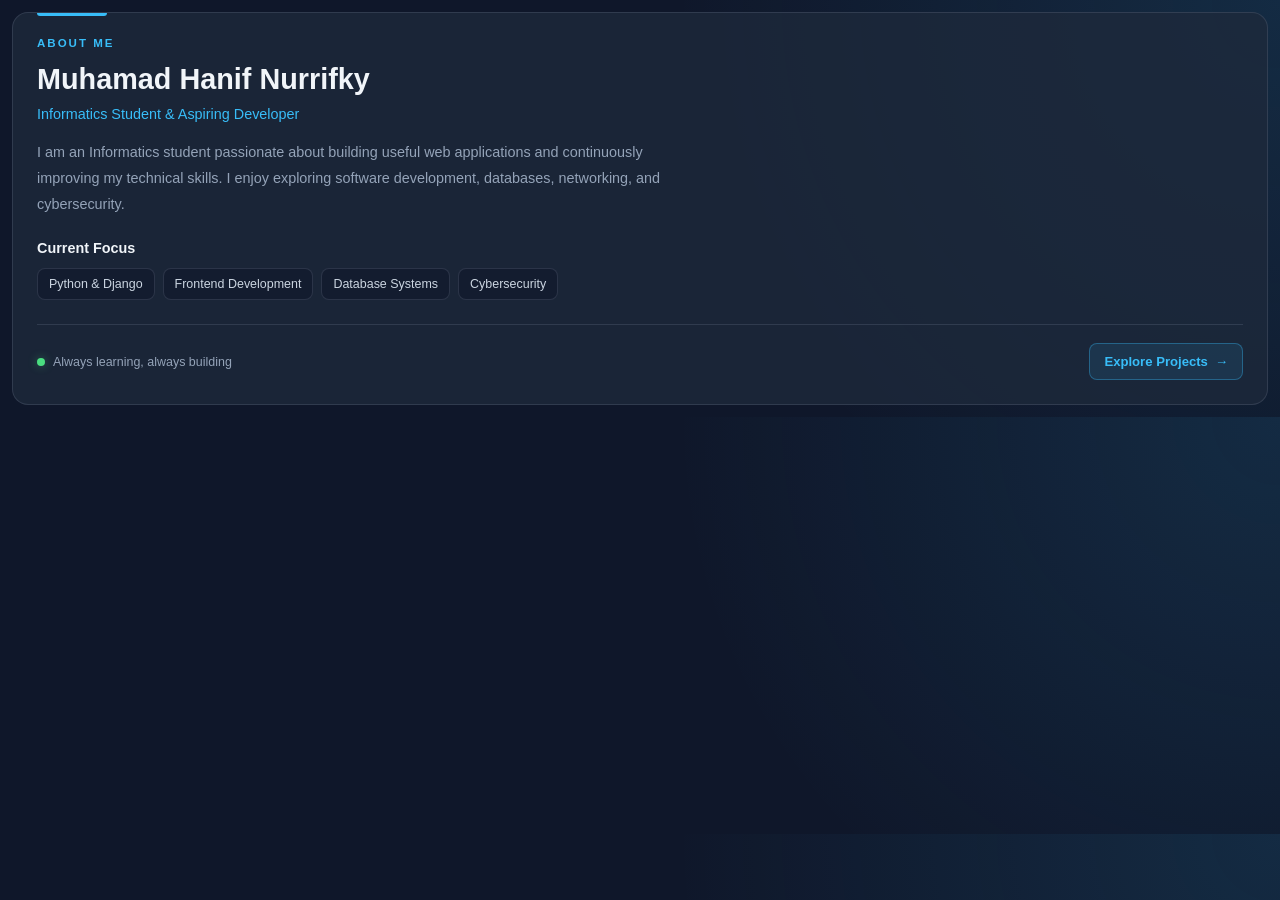
<file: profile-summary.html>
<!DOCTYPE html>
<html lang="en">
<head>
    <meta charset="UTF-8">
    <meta name="viewport" content="width=device-width, initial-scale=1.0">
    <meta name="description" content="A quick introduction to Muhamad Hanif Nurrifky">

    <title>Profile Summary</title>

    <style>
        :root {
            --background: #0f172a;
            --card-background: rgba(30, 41, 59, 0.78);
            --text-primary: #f1f5f9;
            --text-secondary: #94a3b8;
            --accent: #38bdf8;
            --border: rgba(148, 163, 184, 0.18);
        }

        * {
            box-sizing: border-box;
            margin: 0;
            padding: 0;
        }

        body {
            min-height: 100%;
            padding: 12px;
            font-family: Inter, "Segoe UI", Arial, sans-serif;
            color: var(--text-primary);
            background:
                radial-gradient(
                    circle at top right,
                    rgba(56, 189, 248, 0.12),
                    transparent 45%
                ),
                var(--background);
        }

        .profile-card {
            position: relative;
            overflow: hidden;
            padding: 24px;
            border: 1px solid var(--border);
            border-radius: 16px;
            background: var(--card-background);
        }

        .profile-card::before {
            content: "";
            position: absolute;
            top: 0;
            left: 24px;
            width: 70px;
            height: 3px;
            background: var(--accent);
            border-radius: 0 0 5px 5px;
        }

        .eyebrow {
            margin-bottom: 12px;
            color: var(--accent);
            font-size: 0.72rem;
            font-weight: 700;
            letter-spacing: 2px;
            text-transform: uppercase;
        }

        h2 {
            margin-bottom: 8px;
            font-size: clamp(1.25rem, 4vw, 1.8rem);
            line-height: 1.3;
        }

        .role {
            margin-bottom: 18px;
            color: var(--accent);
            font-size: 0.9rem;
            font-weight: 500;
        }

        .description {
            max-width: 650px;
            margin-bottom: 22px;
            color: var(--text-secondary);
            font-size: 0.9rem;
            line-height: 1.8;
        }

        .focus-heading {
            margin-bottom: 12px;
            font-size: 0.9rem;
        }

        .focus-list {
            display: flex;
            flex-wrap: wrap;
            gap: 8px;
            margin-bottom: 24px;
            list-style: none;
        }

        .focus-list li {
            padding: 8px 11px;
            border: 1px solid var(--border);
            border-radius: 8px;
            background: rgba(15, 23, 42, 0.55);
            color: #cbd5e1;
            font-size: 0.78rem;
        }

        .profile-footer {
            display: flex;
            flex-wrap: wrap;
            align-items: center;
            justify-content: space-between;
            gap: 14px;
            padding-top: 18px;
            border-top: 1px solid var(--border);
        }

        .status {
            display: flex;
            align-items: center;
            gap: 8px;
            color: var(--text-secondary);
            font-size: 0.78rem;
        }

        .status-dot {
            width: 8px;
            height: 8px;
            flex-shrink: 0;
            border-radius: 50%;
            background: #4ade80;
            box-shadow: 0 0 10px rgba(74, 222, 128, 0.4);
        }

        .profile-link {
            display: inline-flex;
            align-items: center;
            gap: 7px;
            padding: 10px 14px;
            border: 1px solid rgba(56, 189, 248, 0.35);
            border-radius: 8px;
            background: rgba(56, 189, 248, 0.1);
            color: var(--accent);
            font-size: 0.82rem;
            font-weight: 600;
            text-decoration: none;
            transition: 0.2s ease;
        }

        .profile-link:hover {
            background: var(--accent);
            color: #0f172a;
            transform: translateY(-2px);
        }

        @media (max-width: 480px) {
            .profile-card {
                padding: 20px;
            }

            .profile-footer {
                align-items: flex-start;
                flex-direction: column;
            }
        }
    </style>
</head>

<body>
    <main class="profile-card">
        <p class="eyebrow">About Me</p>

        <h2>Muhamad Hanif Nurrifky</h2>

        <p class="role">Informatics Student & Aspiring Developer</p>

        <p class="description">
            I am an Informatics student passionate about building
            useful web applications and continuously improving my
            technical skills. I enjoy exploring software development,
            databases, networking, and cybersecurity.
        </p>

        <h3 class="focus-heading">Current Focus</h3>

        <ul class="focus-list">
            <li>Python & Django</li>
            <li>Frontend Development</li>
            <li>Database Systems</li>
            <li>Cybersecurity</li>
        </ul>

        <div class="profile-footer">
            <p class="status">
                <span class="status-dot"></span>
                Always learning, always building
            </p>

            <a
                class="profile-link"
                href="index.html#projects"
                target="_top"
            >
                Explore Projects <span aria-hidden="true">→</span>
            </a>
        </div>
    </main>
</body>
</html>
</file>
<file: css/style.css>
/* =========================================================
   RESET & VARIABLES
   ========================================================= */

:root {
    --bg-color: #0f172a;
    --bg-secondary: #111c33;
    --card-color: #17223b;

    --text-primary: #f8fafc;
    --text-secondary: #94a3b8;
    --text-muted: #64748b;

    --accent-color: #38bdf8;
    --accent-hover: #0ea5e9;

    --border-color: rgba(148, 163, 184, 0.15);

    --max-width: 1100px;

    --transition: 0.3s ease;
}


/* =========================================================
   BASIC RESET
   ========================================================= */

* {
    margin: 0;
    padding: 0;
    box-sizing: border-box;
}

html {
    scroll-behavior: smooth;
}

body {
    font-family: Arial, Helvetica, sans-serif;
    background-color: var(--bg-color);
    color: var(--text-primary);
    line-height: 1.6;
    overflow-x: hidden;
}

a {
    text-decoration: none;
    color: inherit;
}

ul {
    list-style: none;
}

button,
input,
textarea {
    font: inherit;
}


/* =========================================================
   REUSABLE CLASSES
   ========================================================= */

.container {
    width: 90%;
    max-width: var(--max-width);
    margin: 0 auto;
}

.section {
    padding: 100px 0;
}

.section-heading {
    text-align: center;
    margin-bottom: 60px;
}

.section-label {
    color: var(--accent-color);
    font-size: 0.9rem;
    font-weight: 600;
    text-transform: uppercase;
    letter-spacing: 2px;
    margin-bottom: 10px;
}

.section-heading h2 {
    font-size: 2.5rem;
    margin-bottom: 15px;
}

.section-heading > p:last-child {
    max-width: 650px;
    margin: 0 auto;
    color: var(--text-secondary);
}


/* =========================================================
   NAVBAR
   ========================================================= */

.header {
    position: fixed;
    top: 0;
    left: 0;
    width: 100%;
    z-index: 1000;

    background-color: rgba(15, 23, 42, 0.85);
    backdrop-filter: blur(12px);

    border-bottom: 1px solid var(--border-color);
}

.navbar {
    width: 90%;
    max-width: var(--max-width);
    height: 75px;
    margin: 0 auto;

    display: flex;
    align-items: center;
    justify-content: space-between;
}

.logo {
    font-size: 1.4rem;
    font-weight: 700;
    color: var(--text-primary);
}

.logo::after {
    content: "";
    display: inline-block;

    width: 7px;
    height: 7px;

    margin-left: 3px;

    background-color: var(--accent-color);
    border-radius: 50%;
}

.nav-menu {
    display: flex;
    align-items: center;
    gap: 30px;
}

.nav-link {
    color: var(--text-secondary);
    font-size: 0.95rem;
    transition: var(--transition);
}

.nav-link:hover {
    color: var(--accent-color);
}

.menu-toggle,
.theme-toggle {
    border: none;
    background: none;
    color: var(--text-primary);
    cursor: pointer;
}

.menu-toggle {
    display: none;
    font-size: 1.5rem;
}

.theme-toggle {
    font-size: 1.3rem;
    margin-left: 20px;
}


/* =========================================================
   HERO
   ========================================================= */

.hero {
    min-height: 100vh;

    display: flex;
    align-items: center;

    padding-top: 75px;

    background:
        radial-gradient(
            circle at 80% 20%,
            rgba(56, 189, 248, 0.12),
            transparent 30%
        );
}

.hero-content {
    width: 90%;
    max-width: var(--max-width);
    margin: 0 auto;
}

.hero-greeting {
    color: var(--accent-color);
    font-size: 1.1rem;
    font-weight: 600;
    margin-bottom: 10px;
}

.hero h1 {
    font-size: clamp(3rem, 8vw, 5.5rem);
    line-height: 1.05;
    margin-bottom: 15px;
}

.hero h2 {
    color: var(--text-secondary);
    font-size: clamp(1.3rem, 3vw, 2rem);
    font-weight: 500;
    margin-bottom: 25px;
}

.hero-description {
    max-width: 650px;
    color: var(--text-secondary);
    font-size: 1.05rem;
    margin-bottom: 35px;
}

.hero-buttons {
    display: flex;
    gap: 15px;
    flex-wrap: wrap;
}


/* =========================================================
   BUTTONS
   ========================================================= */

.btn {
    display: inline-flex;
    align-items: center;
    justify-content: center;

    padding: 13px 24px;

    border-radius: 8px;

    font-weight: 600;

    transition:
        transform var(--transition),
        background-color var(--transition),
        border-color var(--transition);
}

.btn:hover {
    transform: translateY(-3px);
}

.btn-primary {
    background-color: var(--accent-color);
    color: #082f49;
}

.btn-primary:hover {
    background-color: var(--accent-hover);
}

.btn-secondary {
    border: 1px solid var(--border-color);
    color: var(--text-primary);
}

.btn-secondary:hover {
    border-color: var(--accent-color);
    color: var(--accent-color);
}


/* =========================================================
   ABOUT
   ========================================================= */

.about {
    background-color: var(--bg-secondary);
}

.about-content {
    display: grid;
    grid-template-columns: 1.3fr 1fr;
    gap: 60px;
    align-items: start;
}

.about-text {
    color: var(--text-secondary);
}

.about-text p {
    margin-bottom: 20px;
}

.about-info {
    display: grid;
    grid-template-columns: repeat(2, 1fr);
    gap: 15px;
}

.info-card {
    padding: 22px;

    background-color: var(--card-color);
    border: 1px solid var(--border-color);
    border-radius: 12px;

    transition: var(--transition);
}

.info-card:hover {
    transform: translateY(-4px);
    border-color: rgba(56, 189, 248, 0.4);
}

.info-title {
    display: block;

    color: var(--text-muted);
    font-size: 0.8rem;

    text-transform: uppercase;
    letter-spacing: 1px;

    margin-bottom: 6px;
}

.info-value {
    color: var(--text-primary);
    font-weight: 600;
}


/* =========================================================
   SKILLS
   ========================================================= */

.skills-container {
    display: grid;
    grid-template-columns: repeat(3, 1fr);
    gap: 25px;
}

.skill-category {
    padding: 30px;

    background-color: var(--card-color);
    border: 1px solid var(--border-color);
    border-radius: 15px;

    transition: var(--transition);
}

.skill-category:hover {
    transform: translateY(-5px);
    border-color: rgba(56, 189, 248, 0.4);
}

.skill-category h3 {
    font-size: 1.2rem;
    margin-bottom: 25px;
}

.skill-list {
    display: flex;
    flex-wrap: wrap;
    gap: 10px;
}

.skill-item {
    padding: 8px 12px;

    background-color: rgba(56, 189, 248, 0.08);

    border: 1px solid rgba(56, 189, 248, 0.15);
    border-radius: 6px;

    color: var(--text-secondary);
    font-size: 0.85rem;
}


/* =========================================================
   PROJECTS
   ========================================================= */

.projects {
    background-color: var(--bg-secondary);
}

.projects-grid {
    display: grid;
    grid-template-columns: repeat(3, 1fr);
    gap: 25px;
}

.project-card {
    display: flex;
    flex-direction: column;

    overflow: hidden;

    background-color: var(--card-color);
    border: 1px solid var(--border-color);
    border-radius: 15px;

    transition: transform var(--transition),
                border-color var(--transition),
                box-shadow var(--transition);
}

.project-card:hover {
    transform: translateY(-7px);

    border-color: rgba(56, 189, 248, 0.4);

    box-shadow:
        0 15px 40px rgba(0, 0, 0, 0.2);
}


/* Project image */

.project-image {
    height: 190px;

    display: flex;
    align-items: center;
    justify-content: center;

    background:
        linear-gradient(
            135deg,
            #172554,
            #0f172a
        );
}

.project-placeholder {
    color: rgba(248, 250, 252, 0.3);

    font-size: 1.5rem;
    font-weight: 700;
}


/* Project content */

.project-content {
    display: flex;
    flex-direction: column;

    flex: 1;

    padding: 25px;
}

.project-status {
    display: inline-block;

    color: var(--accent-color);

    font-size: 0.75rem;
    font-weight: 600;

    text-transform: uppercase;
    letter-spacing: 1px;

    margin-bottom: 10px;
}

.project-content h3 {
    font-size: 1.4rem;
    margin-bottom: 12px;
}

.project-content p {
    color: var(--text-secondary);
    font-size: 0.9rem;

    margin-bottom: 20px;
}

.project-tech {
    display: flex;
    flex-wrap: wrap;
    gap: 7px;

    margin-bottom: 25px;
}

.project-tech span {
    padding: 5px 9px;

    background-color: rgba(148, 163, 184, 0.08);

    border-radius: 5px;

    color: var(--text-muted);

    font-size: 0.75rem;
}

.project-button {
    margin-top: auto;

    padding: 10px 15px;

    border: 1px solid var(--border-color);
    border-radius: 7px;

    background-color: transparent;
    color: var(--text-primary);

    cursor: pointer;

    transition: var(--transition);
}

.project-button:hover {
    background-color: var(--accent-color);
    border-color: var(--accent-color);
    color: #082f49;
}


/* =========================================================
   CONTACT
   ========================================================= */

.contact-content {
    display: grid;
    grid-template-columns: 0.8fr 1.2fr;
    gap: 60px;

    align-items: start;
}

.contact-info {
    display: flex;
    flex-direction: column;
    gap: 30px;
}

.contact-item h3 {
    font-size: 1rem;
    margin-bottom: 5px;
}

.contact-item a {
    color: var(--text-secondary);
    transition: var(--transition);
}

.contact-item a:hover {
    color: var(--accent-color);
}


/* Contact form */

.contact-form {
    padding: 30px;

    background-color: var(--card-color);
    border: 1px solid var(--border-color);
    border-radius: 15px;
}

.form-group {
    margin-bottom: 20px;
}

.form-group label {
    display: block;

    margin-bottom: 7px;

    color: var(--text-secondary);

    font-size: 0.9rem;
}

.form-group input,
.form-group textarea {
    width: 100%;

    padding: 12px 14px;

    border: 1px solid var(--border-color);
    border-radius: 7px;

    outline: none;

    background-color: rgba(15, 23, 42, 0.6);
    color: var(--text-primary);

    transition: var(--transition);
}

.form-group textarea {
    resize: vertical;
}

.form-group input:focus,
.form-group textarea:focus {
    border-color: var(--accent-color);
    box-shadow:
        0 0 0 3px rgba(56, 189, 248, 0.08);
}

.form-message {
    margin-top: 15px;

    font-size: 0.9rem;
}


/* =========================================================
   FOOTER
   ========================================================= */

.footer {
    padding: 30px 0;

    border-top: 1px solid var(--border-color);

    text-align: center;

    color: var(--text-muted);

    font-size: 0.85rem;
}

.footer p:first-child {
    margin-bottom: 5px;
}


/* =========================================================
   PROJECT MODAL
   ========================================================= */

.modal {
    position: fixed;

    inset: 0;

    z-index: 2000;

    display: none;

    align-items: center;
    justify-content: center;

    padding: 20px;

    background-color: rgba(2, 6, 23, 0.8);

    backdrop-filter: blur(8px);
}

.modal.active {
    display: flex;
}

.modal-content {
    position: relative;

    width: 100%;
    max-width: 650px;

    max-height: 90vh;

    overflow-y: auto;

    padding: 40px;

    background-color: var(--card-color);

    border: 1px solid var(--border-color);
    border-radius: 15px;

    box-shadow:
        0 25px 60px rgba(0, 0, 0, 0.4);
}

.modal-close {
    position: absolute;

    top: 15px;
    right: 20px;

    border: none;
    background: none;

    color: var(--text-secondary);

    font-size: 1.8rem;

    cursor: pointer;

    transition: var(--transition);
}

.modal-close:hover {
    color: var(--accent-color);
}

.modal-content h2 {
    margin-bottom: 15px;
}

.modal-content p {
    color: var(--text-secondary);
    margin-bottom: 20px;
}

.modal-tech {
    display: flex;
    flex-wrap: wrap;
    gap: 8px;

    margin: 20px 0;
}

.modal-tech span {
    padding: 6px 10px;

    background-color: rgba(56, 189, 248, 0.08);

    border: 1px solid rgba(56, 189, 248, 0.15);

    border-radius: 5px;

    color: var(--text-secondary);

    font-size: 0.8rem;
}

.modal-links {
    display: flex;
    gap: 10px;

    margin-top: 25px;
}


/* =========================================================
   TABLET
   ========================================================= */

@media (max-width: 900px) {

    .projects-grid {
        grid-template-columns: repeat(2, 1fr);
    }

    .skills-container {
        grid-template-columns: 1fr;
    }

    .about-content {
        grid-template-columns: 1fr;
    }

    .contact-content {
        grid-template-columns: 1fr;
    }

}


/* =========================================================
   MOBILE
   ========================================================= */

@media (max-width: 700px) {

    .section {
        padding: 80px 0;
    }

    .section-heading {
        margin-bottom: 40px;
    }

    .section-heading h2 {
        font-size: 2rem;
    }


    /* Navbar */

    .navbar {
        height: 65px;
    }

    .menu-toggle {
        display: block;

        order: 2;
    }

    .theme-toggle {
        order: 3;

        margin-left: 10px;
    }

    .nav-menu {
        position: absolute;

        top: 65px;
        left: 0;

        width: 100%;

        display: none;
        flex-direction: column;

        padding: 25px;

        background-color: var(--bg-color);

        border-bottom: 1px solid var(--border-color);
    }

    .nav-menu.active {
        display: flex;
    }


    /* Hero */

    .hero {
        min-height: 90vh;
    }

    .hero h1 {
        font-size: 3rem;
    }

    .hero h2 {
        font-size: 1.3rem;
    }

    .hero-buttons {
        flex-direction: column;

        align-items: stretch;
    }

    .btn {
        width: 100%;
    }


    /* About */

    .about-info {
        grid-template-columns: 1fr;
    }


    /* Projects */

    .projects-grid {
        grid-template-columns: 1fr;
    }


    /* Contact */

    .contact-form {
        padding: 22px;
    }


    /* Modal */

    .modal-content {
        padding: 30px 20px;
    }

}


/* ==========================================
   LIGHT MODE
========================================== */

body.light-mode {
    --bg-color: #f8fafc;
    --bg-secondary: #e2e8f0;
    --card-color: #ffffff;

    --text-primary: #0f172a;
    --text-secondary: #475569;
    --text-muted: #64748b;

    --accent-color: #0284c7;
    --accent-hover: #0369a1;

    --border-color: rgba(15, 23, 42, 0.12);

    background-color: var(--bg-color);
    color: var(--text-primary);
}


/* Background sections */

body.light-mode .about,
body.light-mode .skills,
body.light-mode .projects,
body.light-mode .contact {
    background-color: var(--bg-color);
}


/* Navbar */

body.light-mode .header {
    background-color: rgba(248, 250, 252, 0.9);
}


/* Cards */

body.light-mode .info-card,
body.light-mode .skill-category,
body.light-mode .project-card {
    background-color: var(--card-color);
}


/* Form */

body.light-mode input,
body.light-mode textarea {
    background-color: #ffffff;
    color: var(--text-primary);
}


/* Footer */

body.light-mode .footer {
    background-color: #e2e8f0;
}

/* ==========================================
   PROJECT IMAGE GALLERY
   ========================================== */

.project-gallery {
    background-color: var(--bg-secondary);
    padding: 15px;
}


/* Main Image */

.gallery-main {
    width: 100%;
    height: 220px;
    overflow: hidden;
    border-radius: 10px;
    background-color: var(--bg-color);
}

.gallery-main img {
    width: 100%;
    height: 100%;
    object-fit: contain;
    display: block;
    transition: transform 0.3s ease;
}

.gallery-main:hover img {
    transform: scale(1.03);
}


/* Thumbnails */

.gallery-thumbnails {
    display: flex;
    gap: 8px;
    margin-top: 10px;
    overflow-x: auto;
    padding-bottom: 3px;
}

.gallery-thumb {
    width: 65px;
    height: 48px;
    padding: 0;
    border: 2px solid transparent;
    border-radius: 6px;
    overflow: hidden;
    background: none;
    cursor: pointer;
    flex-shrink: 0;
    transition: 0.3s ease;
}

.gallery-thumb img {
    width: 100%;
    height: 100%;
    object-fit: cover;
    display: block;
}

.gallery-thumb:hover {
    border-color: var(--accent-color);
}

.gallery-thumb.active {
    border-color: var(--accent-color);
}

/* ==========================================
   HERO PROFILE IMAGE
   ========================================== */

.hero-content {
    display: flex;
    align-items: center;
    justify-content: space-between;
    gap: 60px;
}

.hero-text {
    flex: 1;
}

.hero-image {
    flex-shrink: 0;
    width: 280px;
    height: 280px;
    border-radius: 50%;
    overflow: hidden;
    border: 4px solid var(--accent-color);
    box-shadow: 0 0 30px rgba(56, 189, 248, 0.2);
}

.hero-image img {
    width: 100%;
    height: 100%;
    object-fit: cover;
    display: block;
}


/* ==========================================
   PROJECT SUMMARY TABLE
   ========================================== */

.project-summary {
    margin-top: 70px;
}

.project-summary .section-heading {
    margin-bottom: 30px;
}

.table-wrapper {
    width: 100%;
    overflow-x: auto;
    border: 1px solid var(--border-color);
    border-radius: 12px;
}

.project-table {
    width: 100%;
    border-collapse: collapse;
    text-align: left;
    background-color: var(--card-color);
    color: var(--text-primary);
}

.project-table caption {
    padding: 16px;
    text-align: left;
    color: var(--text-secondary);
    font-weight: 600;
}

.project-table th,
.project-table td {
    padding: 14px 16px;
    border-bottom: 1px solid var(--border-color);
    vertical-align: top;
}

.project-table th {
    background-color: var(--bg-color);
    color: var(--accent-color);
}

.project-table tbody tr:last-child td {
    border-bottom: none;
}

.project-table tbody tr:hover {
    background-color: var(--bg-secondary);
}


/* ==========================================
   PROFILE SUMMARY IFRAME
   ========================================== */

.profile-embed {
    margin-top: 50px;
    padding: 25px;
    background-color: var(--card-color);
    border: 1px solid var(--border-color);
    border-radius: 12px;
}

.profile-embed h3 {
    margin-bottom: 8px;
}

.profile-embed > p {
    margin-bottom: 20px;
    color: var(--text-secondary);
}


.profile-embed iframe {
    display: block;
    width: 100%;
    height: 340px;
    border: 1px solid var(--border-color);
    border-radius: 12px;
    background-color: #0f172a;
    color-scheme: dark;
}

@media (max-width: 700px) {
    .profile-embed iframe {
        height: 390px;
    }
}



/* ==========================================
   CONTACT FORM - SELECT & RESET BUTTON
   ========================================== */

.form-group select {
    width: 100%;
    padding: 12px 14px;
    border: 1px solid var(--border-color);
    border-radius: 7px;
    outline: none;
    background-color: var(--bg-color);
    color: var(--text-primary);
    transition: var(--transition);
}

.form-group select:focus {
    border-color: var(--accent-color);
    box-shadow: 0 0 0 3px rgba(56, 189, 248, 0.08);
}

.contact-form button[type="reset"] {
    margin-top: 12px;
    cursor: pointer;
}


/* ==========================================
   RESPONSIVE ADJUSTMENTS FOR NEW ELEMENTS
   ========================================== */

@media (max-width: 700px) {
    .project-summary {
        margin-top: 50px;
    }

    .project-table {
        min-width: 620px;
    }

    .profile-embed {
        padding: 18px;
    }

    .profile-embed iframe {
        height: 300px;
    }

    .contact-form button[type="reset"] {
        margin-top: 10px;
    }
}



/* =========================================================
   PORTFOLIO ENHANCEMENTS
   ========================================================= */

/* Reading progress */
.scroll-progress {
    position: fixed;
    top: 0;
    left: 0;
    z-index: 3000;
    width: 0;
    height: 3px;
    background: linear-gradient(90deg, var(--accent-color), #818cf8);
    box-shadow: 0 0 12px rgba(56, 189, 248, 0.45);
}

/* Hero typing effect */
.typing-cursor {
    display: inline-block;
    margin-left: 3px;
    color: var(--accent-color);
    animation: cursorBlink 0.8s steps(2, start) infinite;
}

@keyframes cursorBlink {
    to { visibility: hidden; }
}

.hero-text {
    position: relative;
}

.hero-greeting::after {
    content: "";
    display: block;
    width: 48px;
    height: 2px;
    margin-top: 12px;
    background: var(--accent-color);
    border-radius: 2px;
}

/* Journey timeline */
.experience {
    background: var(--bg-color);
}

.timeline {
    position: relative;
    width: min(780px, 100%);
    margin: 0 auto;
    padding-left: 32px;
}

.timeline::before {
    content: "";
    position: absolute;
    top: 8px;
    bottom: 8px;
    left: 9px;
    width: 2px;
    background: linear-gradient(
        to bottom,
        var(--accent-color),
        var(--border-color)
    );
}

.timeline-item {
    position: relative;
    padding-bottom: 28px;
}

.timeline-item:last-child {
    padding-bottom: 0;
}

.timeline-marker {
    position: absolute;
    top: 24px;
    left: -29px;
    width: 14px;
    height: 14px;
    border: 3px solid var(--bg-color);
    border-radius: 50%;
    background: var(--accent-color);
    box-shadow: 0 0 0 2px var(--accent-color);
}

.timeline-card {
    padding: 24px 26px;
    border: 1px solid var(--border-color);
    border-radius: 14px;
    background: var(--card-color);
    transition: transform var(--transition), border-color var(--transition),
                box-shadow var(--transition);
}

.timeline-card:hover {
    transform: translateX(5px);
    border-color: rgba(56, 189, 248, 0.45);
    box-shadow: 0 12px 30px rgba(0, 0, 0, 0.12);
}

.timeline-tag {
    display: inline-block;
    margin-bottom: 9px;
    color: var(--accent-color);
    font-size: 0.75rem;
    font-weight: 700;
    letter-spacing: 1px;
    text-transform: uppercase;
}

.timeline-card h3 {
    margin-bottom: 8px;
    font-size: 1.15rem;
}

.timeline-card p {
    color: var(--text-secondary);
    font-size: 0.92rem;
    line-height: 1.75;
}

/* Scroll reveal */
.reveal {
    opacity: 0;
    transform: translateY(24px);
    transition: opacity 0.65s ease, transform 0.65s ease;
}

.reveal.is-visible {
    opacity: 1;
    transform: translateY(0);
}

/* Better navigation state */
.nav-link.active {
    color: var(--accent-color);
}

.nav-link {
    position: relative;
}

.nav-link::after {
    content: "";
    position: absolute;
    right: 0;
    bottom: -7px;
    left: 0;
    height: 2px;
    background: var(--accent-color);
    transform: scaleX(0);
    transform-origin: left;
    transition: transform 0.25s ease;
}

.nav-link.active::after,
.nav-link:hover::after {
    transform: scaleX(1);
}

/* Back to top */
.back-to-top {
    position: fixed;
    right: 24px;
    bottom: 24px;
    z-index: 900;
    width: 44px;
    height: 44px;
    border: 1px solid var(--border-color);
    border-radius: 12px;
    background: var(--card-color);
    color: var(--text-primary);
    font-size: 1.35rem;
    cursor: pointer;
    opacity: 0;
    visibility: hidden;
    transform: translateY(10px);
    transition: 0.25s ease;
    box-shadow: 0 8px 24px rgba(0, 0, 0, 0.18);
}

.back-to-top.visible {
    opacity: 1;
    visibility: visible;
    transform: translateY(0);
}

.back-to-top:hover {
    border-color: var(--accent-color);
    background: var(--accent-color);
    color: #082f49;
}

/* Slightly richer project card image interaction */
.project-gallery .gallery-main img {
    transition: transform 0.45s ease, filter 0.45s ease;
}

.project-card:hover .gallery-main img {
    transform: scale(1.035);
}

/* Form controls should match in both themes */
.form-group select {
    background-color: var(--card-color);
    color: var(--text-primary);
}

body.light-mode .form-group select {
    background-color: #ffffff;
    color: var(--text-primary);
}

body.light-mode .timeline-card {
    background-color: #ffffff;
}

@media (max-width: 700px) {
    .timeline {
        padding-left: 27px;
    }

    .timeline-marker {
        left: -24px;
    }

    .timeline-card {
        padding: 20px;
    }

    .back-to-top {
        right: 16px;
        bottom: 16px;
    }
}

@media (prefers-reduced-motion: reduce) {
    html {
        scroll-behavior: auto;
    }

    *,
    *::before,
    *::after {
        animation-duration: 0.01ms !important;
        animation-iteration-count: 1 !important;
        transition-duration: 0.01ms !important;
    }

    .reveal {
        opacity: 1;
        transform: none;
    }
}
</file>
